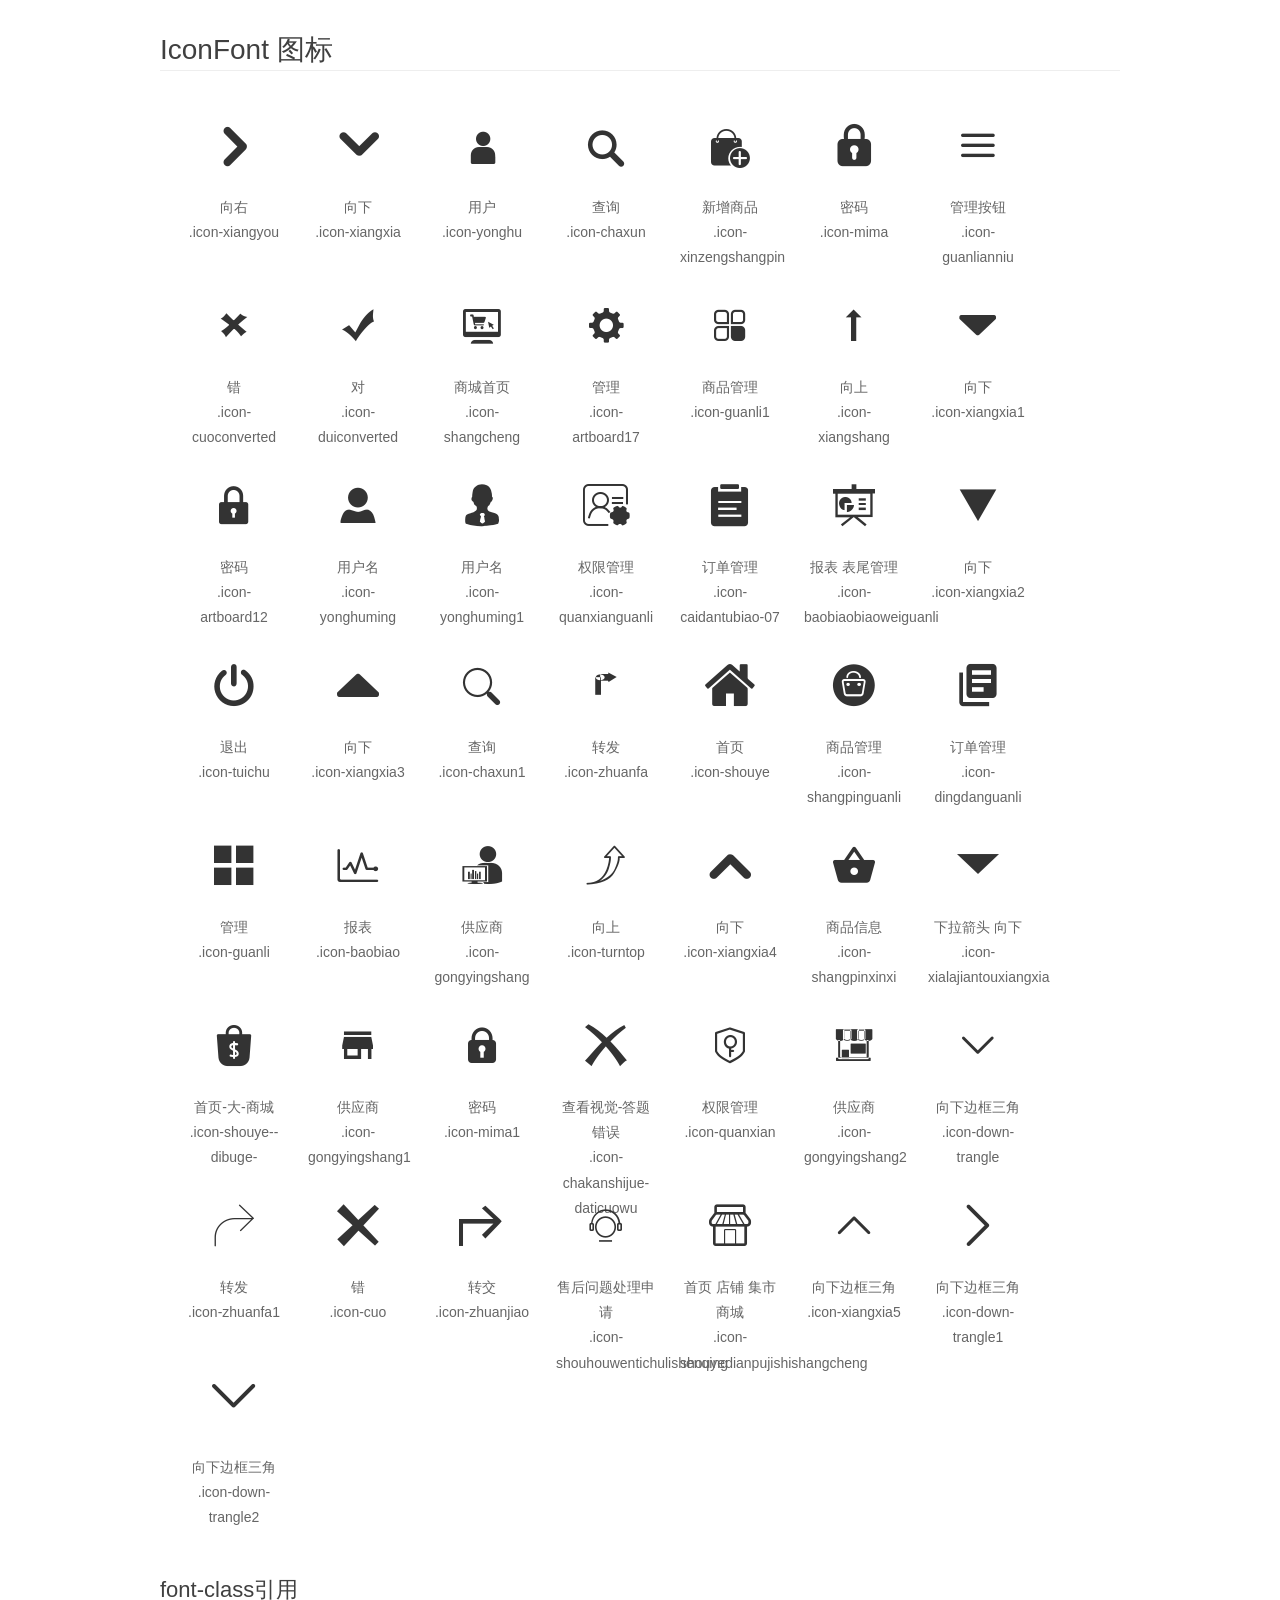
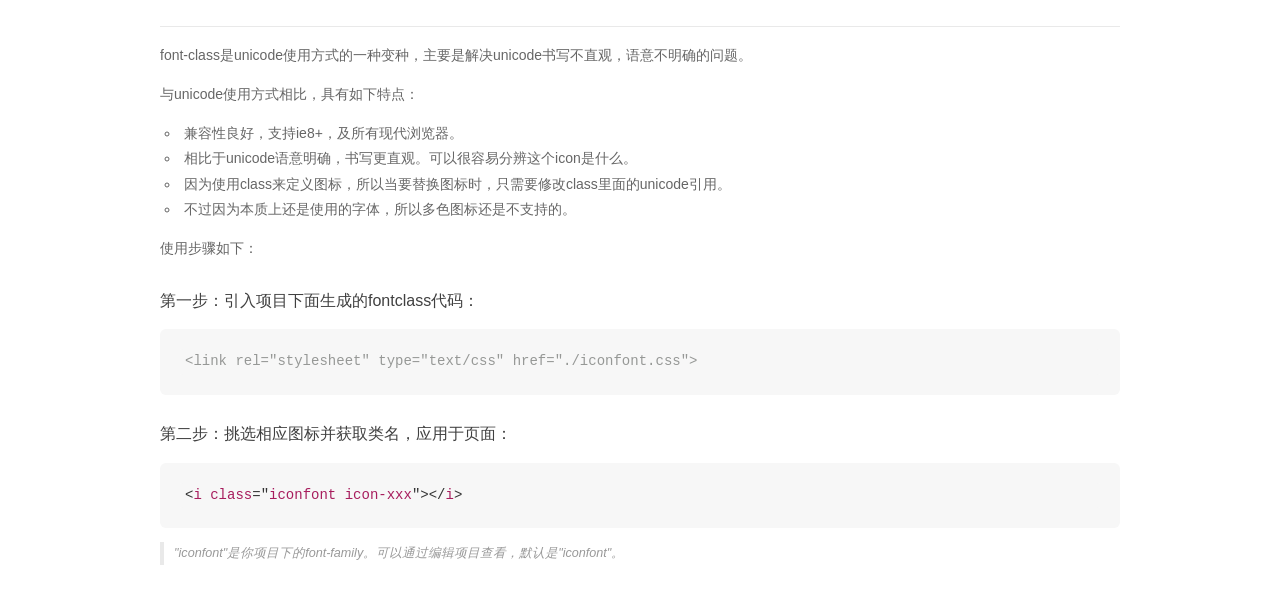
<file: src/main/resources/static/font/demo_fontclass.html>
<!DOCTYPE html>
<html>
<head>
    <meta charset="utf-8"/>
    <title>IconFont</title>
    <link rel="stylesheet" href="demo.css">
    <link rel="stylesheet" href="iconfont.css">
</head>
<body>
    <div class="main markdown">
        <h1>IconFont 图标</h1>
        <ul class="icon_lists clear">
            
                <li>
                <i class="icon iconfont icon-xiangyou"></i>
                    <div class="name">向右</div>
                    <div class="fontclass">.icon-xiangyou</div>
                </li>
            
                <li>
                <i class="icon iconfont icon-xiangxia"></i>
                    <div class="name">向下</div>
                    <div class="fontclass">.icon-xiangxia</div>
                </li>
            
                <li>
                <i class="icon iconfont icon-yonghu"></i>
                    <div class="name">用户</div>
                    <div class="fontclass">.icon-yonghu</div>
                </li>
            
                <li>
                <i class="icon iconfont icon-chaxun"></i>
                    <div class="name">查询</div>
                    <div class="fontclass">.icon-chaxun</div>
                </li>
            
                <li>
                <i class="icon iconfont icon-xinzengshangpin"></i>
                    <div class="name">新增商品</div>
                    <div class="fontclass">.icon-xinzengshangpin</div>
                </li>
            
                <li>
                <i class="icon iconfont icon-mima"></i>
                    <div class="name">密码</div>
                    <div class="fontclass">.icon-mima</div>
                </li>
            
                <li>
                <i class="icon iconfont icon-guanlianniu"></i>
                    <div class="name">管理按钮</div>
                    <div class="fontclass">.icon-guanlianniu</div>
                </li>
            
                <li>
                <i class="icon iconfont icon-cuoconverted"></i>
                    <div class="name">错</div>
                    <div class="fontclass">.icon-cuoconverted</div>
                </li>
            
                <li>
                <i class="icon iconfont icon-duiconverted"></i>
                    <div class="name">对</div>
                    <div class="fontclass">.icon-duiconverted</div>
                </li>
            
                <li>
                <i class="icon iconfont icon-shangcheng"></i>
                    <div class="name">商城首页</div>
                    <div class="fontclass">.icon-shangcheng</div>
                </li>
            
                <li>
                <i class="icon iconfont icon-artboard17"></i>
                    <div class="name">管理</div>
                    <div class="fontclass">.icon-artboard17</div>
                </li>
            
                <li>
                <i class="icon iconfont icon-guanli1"></i>
                    <div class="name">商品管理</div>
                    <div class="fontclass">.icon-guanli1</div>
                </li>
            
                <li>
                <i class="icon iconfont icon-xiangshang"></i>
                    <div class="name">向上</div>
                    <div class="fontclass">.icon-xiangshang</div>
                </li>
            
                <li>
                <i class="icon iconfont icon-xiangxia1"></i>
                    <div class="name">向下</div>
                    <div class="fontclass">.icon-xiangxia1</div>
                </li>
            
                <li>
                <i class="icon iconfont icon-artboard12"></i>
                    <div class="name">密码</div>
                    <div class="fontclass">.icon-artboard12</div>
                </li>
            
                <li>
                <i class="icon iconfont icon-yonghuming"></i>
                    <div class="name">用户名</div>
                    <div class="fontclass">.icon-yonghuming</div>
                </li>
            
                <li>
                <i class="icon iconfont icon-yonghuming1"></i>
                    <div class="name">用户名</div>
                    <div class="fontclass">.icon-yonghuming1</div>
                </li>
            
                <li>
                <i class="icon iconfont icon-quanxianguanli"></i>
                    <div class="name">权限管理</div>
                    <div class="fontclass">.icon-quanxianguanli</div>
                </li>
            
                <li>
                <i class="icon iconfont icon-caidantubiao-07"></i>
                    <div class="name">订单管理</div>
                    <div class="fontclass">.icon-caidantubiao-07</div>
                </li>
            
                <li>
                <i class="icon iconfont icon-baobiaobiaoweiguanli"></i>
                    <div class="name">报表 表尾管理</div>
                    <div class="fontclass">.icon-baobiaobiaoweiguanli</div>
                </li>
            
                <li>
                <i class="icon iconfont icon-xiangxia2"></i>
                    <div class="name">向下</div>
                    <div class="fontclass">.icon-xiangxia2</div>
                </li>
            
                <li>
                <i class="icon iconfont icon-tuichu"></i>
                    <div class="name">退出</div>
                    <div class="fontclass">.icon-tuichu</div>
                </li>
            
                <li>
                <i class="icon iconfont icon-xiangxia3"></i>
                    <div class="name">向下</div>
                    <div class="fontclass">.icon-xiangxia3</div>
                </li>
            
                <li>
                <i class="icon iconfont icon-chaxun1"></i>
                    <div class="name">查询</div>
                    <div class="fontclass">.icon-chaxun1</div>
                </li>
            
                <li>
                <i class="icon iconfont icon-zhuanfa"></i>
                    <div class="name">转发</div>
                    <div class="fontclass">.icon-zhuanfa</div>
                </li>
            
                <li>
                <i class="icon iconfont icon-shouye"></i>
                    <div class="name">首页</div>
                    <div class="fontclass">.icon-shouye</div>
                </li>
            
                <li>
                <i class="icon iconfont icon-shangpinguanli"></i>
                    <div class="name">商品管理</div>
                    <div class="fontclass">.icon-shangpinguanli</div>
                </li>
            
                <li>
                <i class="icon iconfont icon-dingdanguanli"></i>
                    <div class="name">订单管理</div>
                    <div class="fontclass">.icon-dingdanguanli</div>
                </li>
            
                <li>
                <i class="icon iconfont icon-guanli"></i>
                    <div class="name">管理</div>
                    <div class="fontclass">.icon-guanli</div>
                </li>
            
                <li>
                <i class="icon iconfont icon-baobiao"></i>
                    <div class="name">报表</div>
                    <div class="fontclass">.icon-baobiao</div>
                </li>
            
                <li>
                <i class="icon iconfont icon-gongyingshang"></i>
                    <div class="name">供应商</div>
                    <div class="fontclass">.icon-gongyingshang</div>
                </li>
            
                <li>
                <i class="icon iconfont icon-turntop"></i>
                    <div class="name">向上</div>
                    <div class="fontclass">.icon-turntop</div>
                </li>
            
                <li>
                <i class="icon iconfont icon-xiangxia4"></i>
                    <div class="name">向下</div>
                    <div class="fontclass">.icon-xiangxia4</div>
                </li>
            
                <li>
                <i class="icon iconfont icon-shangpinxinxi"></i>
                    <div class="name">商品信息</div>
                    <div class="fontclass">.icon-shangpinxinxi</div>
                </li>
            
                <li>
                <i class="icon iconfont icon-xialajiantouxiangxia"></i>
                    <div class="name">下拉箭头 向下</div>
                    <div class="fontclass">.icon-xialajiantouxiangxia</div>
                </li>
            
                <li>
                <i class="icon iconfont icon-shouye--dibuge-"></i>
                    <div class="name">首页-大-商城</div>
                    <div class="fontclass">.icon-shouye--dibuge-</div>
                </li>
            
                <li>
                <i class="icon iconfont icon-gongyingshang1"></i>
                    <div class="name">供应商</div>
                    <div class="fontclass">.icon-gongyingshang1</div>
                </li>
            
                <li>
                <i class="icon iconfont icon-mima1"></i>
                    <div class="name">密码</div>
                    <div class="fontclass">.icon-mima1</div>
                </li>
            
                <li>
                <i class="icon iconfont icon-chakanshijue-daticuowu"></i>
                    <div class="name">查看视觉-答题错误</div>
                    <div class="fontclass">.icon-chakanshijue-daticuowu</div>
                </li>
            
                <li>
                <i class="icon iconfont icon-quanxian"></i>
                    <div class="name">权限管理</div>
                    <div class="fontclass">.icon-quanxian</div>
                </li>
            
                <li>
                <i class="icon iconfont icon-gongyingshang2"></i>
                    <div class="name">供应商</div>
                    <div class="fontclass">.icon-gongyingshang2</div>
                </li>
            
                <li>
                <i class="icon iconfont icon-down-trangle"></i>
                    <div class="name">向下边框三角</div>
                    <div class="fontclass">.icon-down-trangle</div>
                </li>
            
                <li>
                <i class="icon iconfont icon-zhuanfa1"></i>
                    <div class="name">转发</div>
                    <div class="fontclass">.icon-zhuanfa1</div>
                </li>
            
                <li>
                <i class="icon iconfont icon-cuo"></i>
                    <div class="name">错</div>
                    <div class="fontclass">.icon-cuo</div>
                </li>
            
                <li>
                <i class="icon iconfont icon-zhuanjiao"></i>
                    <div class="name">转交</div>
                    <div class="fontclass">.icon-zhuanjiao</div>
                </li>
            
                <li>
                <i class="icon iconfont icon-shouhouwentichulishenqing"></i>
                    <div class="name">售后问题处理申请</div>
                    <div class="fontclass">.icon-shouhouwentichulishenqing</div>
                </li>
            
                <li>
                <i class="icon iconfont icon-shouyedianpujishishangcheng"></i>
                    <div class="name">首页 店铺 集市 商城</div>
                    <div class="fontclass">.icon-shouyedianpujishishangcheng</div>
                </li>
            
                <li>
                <i class="icon iconfont icon-xiangxia5"></i>
                    <div class="name">向下边框三角</div>
                    <div class="fontclass">.icon-xiangxia5</div>
                </li>
            
                <li>
                <i class="icon iconfont icon-down-trangle1"></i>
                    <div class="name">向下边框三角</div>
                    <div class="fontclass">.icon-down-trangle1</div>
                </li>
            
                <li>
                <i class="icon iconfont icon-down-trangle2"></i>
                    <div class="name">向下边框三角</div>
                    <div class="fontclass">.icon-down-trangle2</div>
                </li>
            
        </ul>

        <h2 id="font-class-">font-class引用</h2>
        <hr>

        <p>font-class是unicode使用方式的一种变种，主要是解决unicode书写不直观，语意不明确的问题。</p>
        <p>与unicode使用方式相比，具有如下特点：</p>
        <ul>
        <li>兼容性良好，支持ie8+，及所有现代浏览器。</li>
        <li>相比于unicode语意明确，书写更直观。可以很容易分辨这个icon是什么。</li>
        <li>因为使用class来定义图标，所以当要替换图标时，只需要修改class里面的unicode引用。</li>
        <li>不过因为本质上还是使用的字体，所以多色图标还是不支持的。</li>
        </ul>
        <p>使用步骤如下：</p>
        <h3 id="-fontclass-">第一步：引入项目下面生成的fontclass代码：</h3>


        <pre><code class="lang-js hljs javascript"><span class="hljs-comment">&lt;link rel="stylesheet" type="text/css" href="./iconfont.css"&gt;</span></code></pre>
        <h3 id="-">第二步：挑选相应图标并获取类名，应用于页面：</h3>
        <pre><code class="lang-css hljs">&lt;<span class="hljs-selector-tag">i</span> <span class="hljs-selector-tag">class</span>="<span class="hljs-selector-tag">iconfont</span> <span class="hljs-selector-tag">icon-xxx</span>"&gt;&lt;/<span class="hljs-selector-tag">i</span>&gt;</code></pre>
        <blockquote>
        <p>"iconfont"是你项目下的font-family。可以通过编辑项目查看，默认是"iconfont"。</p>
        </blockquote>
    </div>
</body>
</html>
</file>
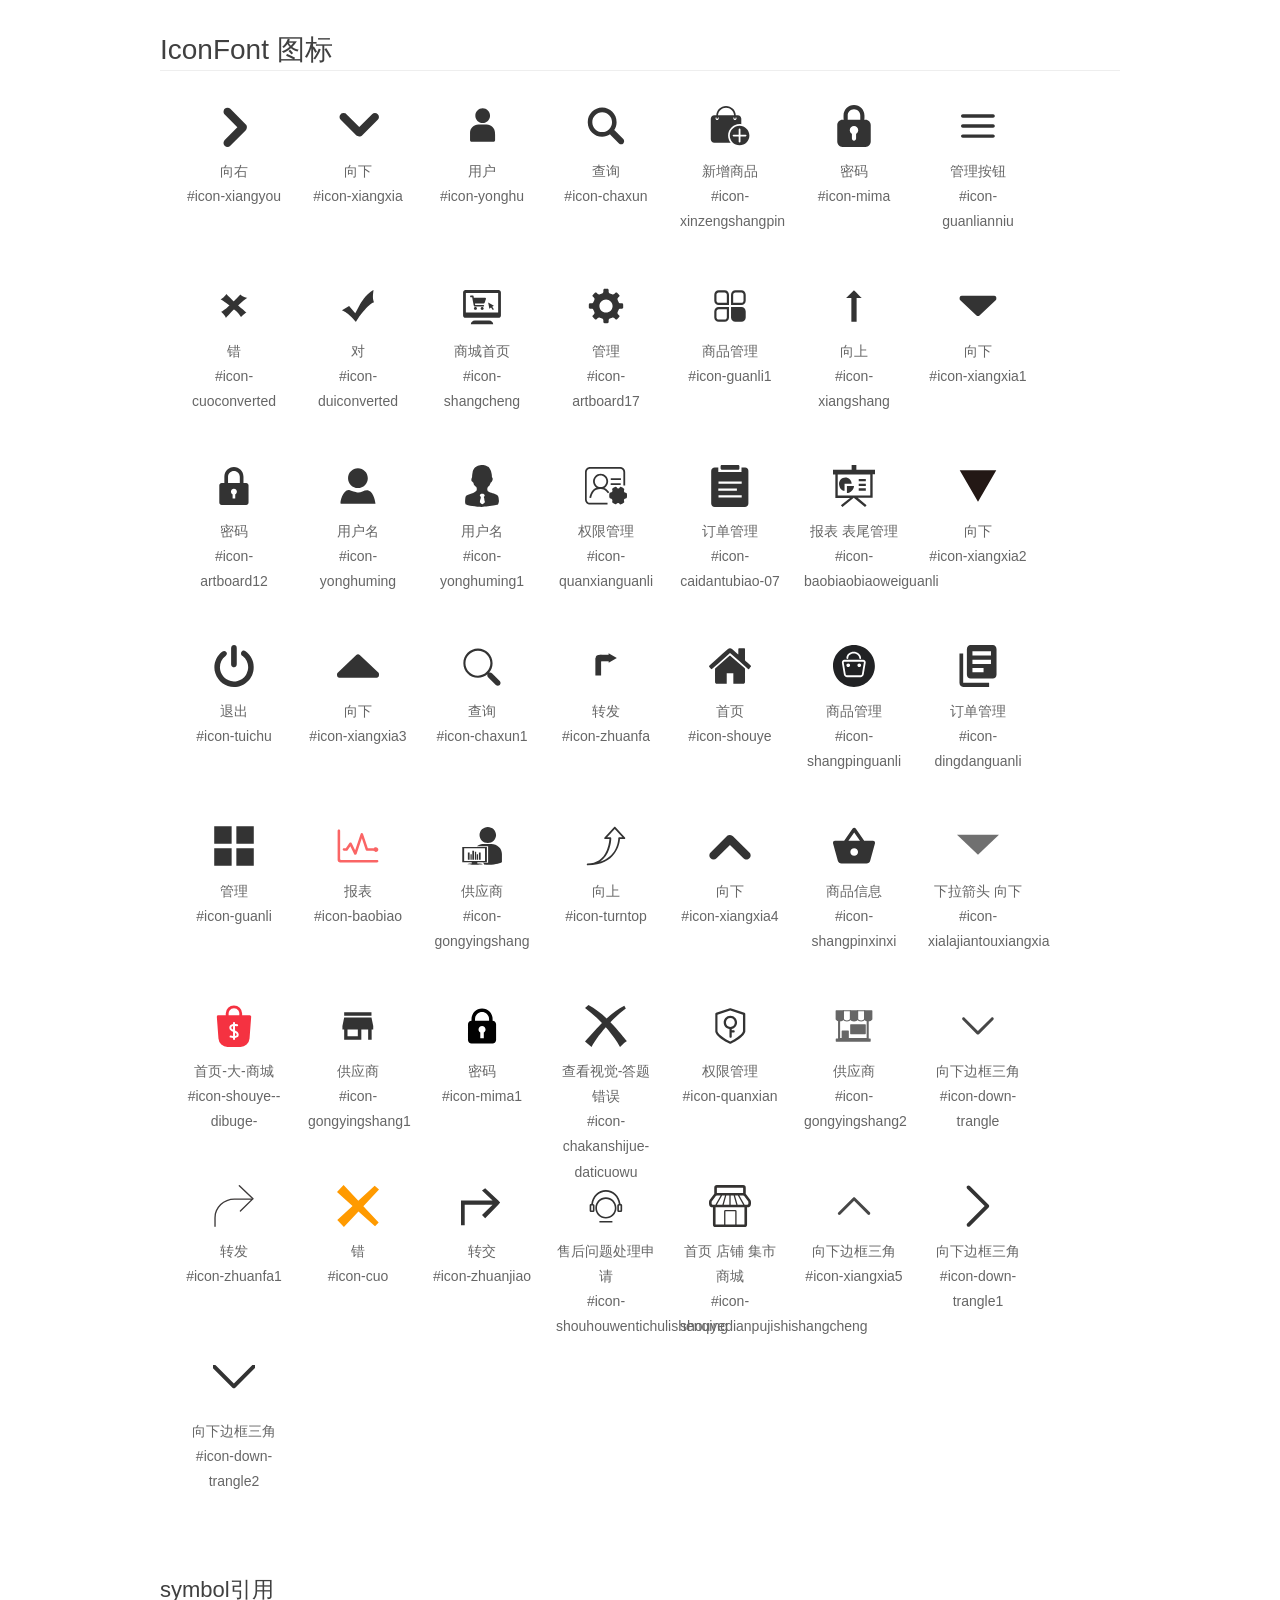
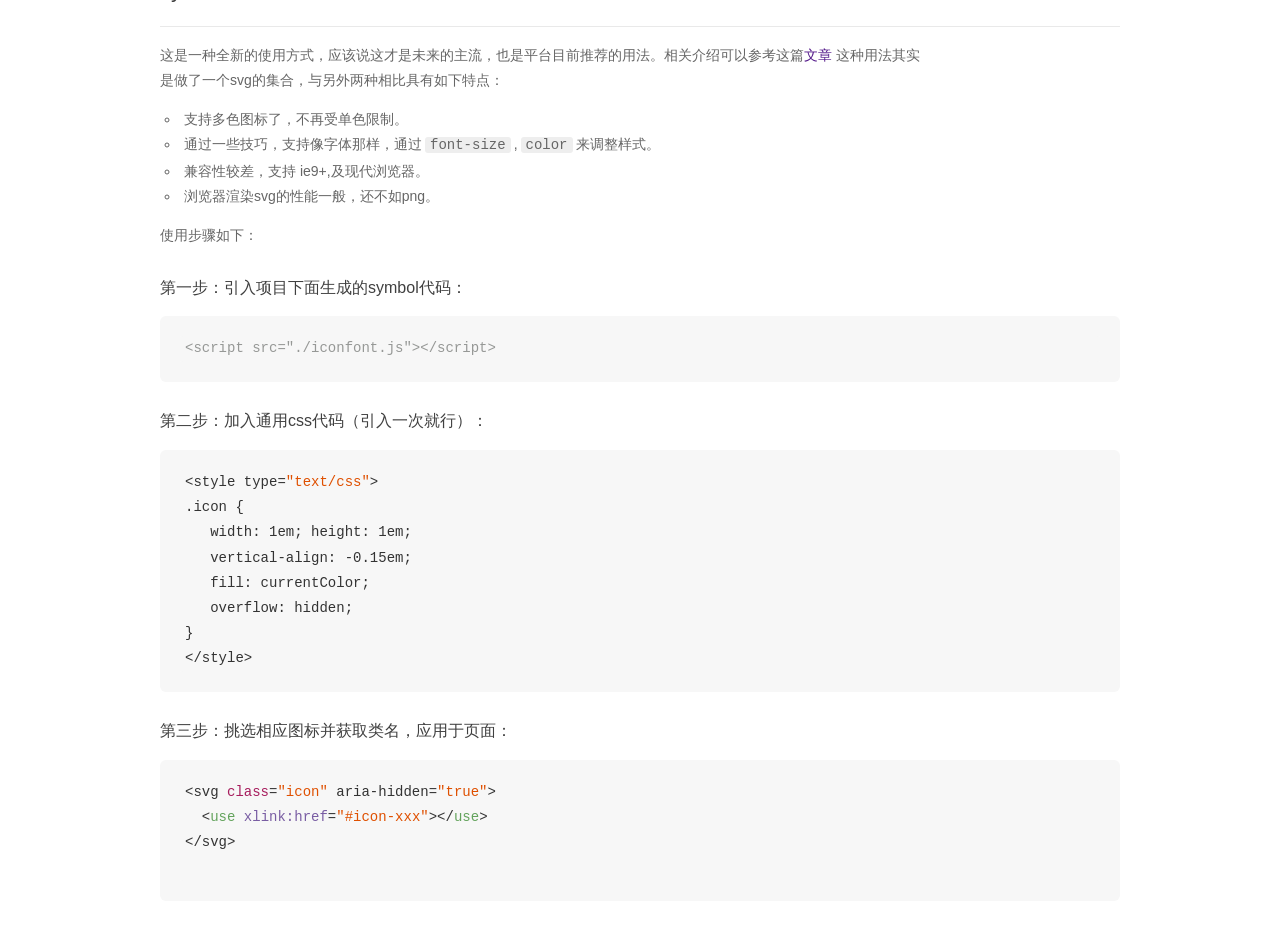
<file: src/main/resources/static/font/demo_symbol.html>
<!DOCTYPE html>
<html>
<head>
    <meta charset="utf-8"/>
    <title>IconFont</title>
    <link rel="stylesheet" href="demo.css">
    <script src="iconfont.js"></script>

    <style type="text/css">
        .icon {
          /* 通过设置 font-size 来改变图标大小 */
          width: 1em; height: 1em;
          /* 图标和文字相邻时，垂直对齐 */
          vertical-align: -0.15em;
          /* 通过设置 color 来改变 SVG 的颜色/fill */
          fill: currentColor;
          /* path 和 stroke 溢出 viewBox 部分在 IE 下会显示
             normalize.css 中也包含这行 */
          overflow: hidden;
        }

    </style>
</head>
<body>
    <div class="main markdown">
        <h1>IconFont 图标</h1>
        <ul class="icon_lists clear">
            
                <li>
                    <svg class="icon" aria-hidden="true">
                        <use xlink:href="#icon-xiangyou"></use>
                    </svg>
                    <div class="name">向右</div>
                    <div class="fontclass">#icon-xiangyou</div>
                </li>
            
                <li>
                    <svg class="icon" aria-hidden="true">
                        <use xlink:href="#icon-xiangxia"></use>
                    </svg>
                    <div class="name">向下</div>
                    <div class="fontclass">#icon-xiangxia</div>
                </li>
            
                <li>
                    <svg class="icon" aria-hidden="true">
                        <use xlink:href="#icon-yonghu"></use>
                    </svg>
                    <div class="name">用户</div>
                    <div class="fontclass">#icon-yonghu</div>
                </li>
            
                <li>
                    <svg class="icon" aria-hidden="true">
                        <use xlink:href="#icon-chaxun"></use>
                    </svg>
                    <div class="name">查询</div>
                    <div class="fontclass">#icon-chaxun</div>
                </li>
            
                <li>
                    <svg class="icon" aria-hidden="true">
                        <use xlink:href="#icon-xinzengshangpin"></use>
                    </svg>
                    <div class="name">新增商品</div>
                    <div class="fontclass">#icon-xinzengshangpin</div>
                </li>
            
                <li>
                    <svg class="icon" aria-hidden="true">
                        <use xlink:href="#icon-mima"></use>
                    </svg>
                    <div class="name">密码</div>
                    <div class="fontclass">#icon-mima</div>
                </li>
            
                <li>
                    <svg class="icon" aria-hidden="true">
                        <use xlink:href="#icon-guanlianniu"></use>
                    </svg>
                    <div class="name">管理按钮</div>
                    <div class="fontclass">#icon-guanlianniu</div>
                </li>
            
                <li>
                    <svg class="icon" aria-hidden="true">
                        <use xlink:href="#icon-cuoconverted"></use>
                    </svg>
                    <div class="name">错</div>
                    <div class="fontclass">#icon-cuoconverted</div>
                </li>
            
                <li>
                    <svg class="icon" aria-hidden="true">
                        <use xlink:href="#icon-duiconverted"></use>
                    </svg>
                    <div class="name">对</div>
                    <div class="fontclass">#icon-duiconverted</div>
                </li>
            
                <li>
                    <svg class="icon" aria-hidden="true">
                        <use xlink:href="#icon-shangcheng"></use>
                    </svg>
                    <div class="name">商城首页</div>
                    <div class="fontclass">#icon-shangcheng</div>
                </li>
            
                <li>
                    <svg class="icon" aria-hidden="true">
                        <use xlink:href="#icon-artboard17"></use>
                    </svg>
                    <div class="name">管理</div>
                    <div class="fontclass">#icon-artboard17</div>
                </li>
            
                <li>
                    <svg class="icon" aria-hidden="true">
                        <use xlink:href="#icon-guanli1"></use>
                    </svg>
                    <div class="name">商品管理</div>
                    <div class="fontclass">#icon-guanli1</div>
                </li>
            
                <li>
                    <svg class="icon" aria-hidden="true">
                        <use xlink:href="#icon-xiangshang"></use>
                    </svg>
                    <div class="name">向上</div>
                    <div class="fontclass">#icon-xiangshang</div>
                </li>
            
                <li>
                    <svg class="icon" aria-hidden="true">
                        <use xlink:href="#icon-xiangxia1"></use>
                    </svg>
                    <div class="name">向下</div>
                    <div class="fontclass">#icon-xiangxia1</div>
                </li>
            
                <li>
                    <svg class="icon" aria-hidden="true">
                        <use xlink:href="#icon-artboard12"></use>
                    </svg>
                    <div class="name">密码</div>
                    <div class="fontclass">#icon-artboard12</div>
                </li>
            
                <li>
                    <svg class="icon" aria-hidden="true">
                        <use xlink:href="#icon-yonghuming"></use>
                    </svg>
                    <div class="name">用户名</div>
                    <div class="fontclass">#icon-yonghuming</div>
                </li>
            
                <li>
                    <svg class="icon" aria-hidden="true">
                        <use xlink:href="#icon-yonghuming1"></use>
                    </svg>
                    <div class="name">用户名</div>
                    <div class="fontclass">#icon-yonghuming1</div>
                </li>
            
                <li>
                    <svg class="icon" aria-hidden="true">
                        <use xlink:href="#icon-quanxianguanli"></use>
                    </svg>
                    <div class="name">权限管理</div>
                    <div class="fontclass">#icon-quanxianguanli</div>
                </li>
            
                <li>
                    <svg class="icon" aria-hidden="true">
                        <use xlink:href="#icon-caidantubiao-07"></use>
                    </svg>
                    <div class="name">订单管理</div>
                    <div class="fontclass">#icon-caidantubiao-07</div>
                </li>
            
                <li>
                    <svg class="icon" aria-hidden="true">
                        <use xlink:href="#icon-baobiaobiaoweiguanli"></use>
                    </svg>
                    <div class="name">报表 表尾管理</div>
                    <div class="fontclass">#icon-baobiaobiaoweiguanli</div>
                </li>
            
                <li>
                    <svg class="icon" aria-hidden="true">
                        <use xlink:href="#icon-xiangxia2"></use>
                    </svg>
                    <div class="name">向下</div>
                    <div class="fontclass">#icon-xiangxia2</div>
                </li>
            
                <li>
                    <svg class="icon" aria-hidden="true">
                        <use xlink:href="#icon-tuichu"></use>
                    </svg>
                    <div class="name">退出</div>
                    <div class="fontclass">#icon-tuichu</div>
                </li>
            
                <li>
                    <svg class="icon" aria-hidden="true">
                        <use xlink:href="#icon-xiangxia3"></use>
                    </svg>
                    <div class="name">向下</div>
                    <div class="fontclass">#icon-xiangxia3</div>
                </li>
            
                <li>
                    <svg class="icon" aria-hidden="true">
                        <use xlink:href="#icon-chaxun1"></use>
                    </svg>
                    <div class="name">查询</div>
                    <div class="fontclass">#icon-chaxun1</div>
                </li>
            
                <li>
                    <svg class="icon" aria-hidden="true">
                        <use xlink:href="#icon-zhuanfa"></use>
                    </svg>
                    <div class="name">转发</div>
                    <div class="fontclass">#icon-zhuanfa</div>
                </li>
            
                <li>
                    <svg class="icon" aria-hidden="true">
                        <use xlink:href="#icon-shouye"></use>
                    </svg>
                    <div class="name">首页</div>
                    <div class="fontclass">#icon-shouye</div>
                </li>
            
                <li>
                    <svg class="icon" aria-hidden="true">
                        <use xlink:href="#icon-shangpinguanli"></use>
                    </svg>
                    <div class="name">商品管理</div>
                    <div class="fontclass">#icon-shangpinguanli</div>
                </li>
            
                <li>
                    <svg class="icon" aria-hidden="true">
                        <use xlink:href="#icon-dingdanguanli"></use>
                    </svg>
                    <div class="name">订单管理</div>
                    <div class="fontclass">#icon-dingdanguanli</div>
                </li>
            
                <li>
                    <svg class="icon" aria-hidden="true">
                        <use xlink:href="#icon-guanli"></use>
                    </svg>
                    <div class="name">管理</div>
                    <div class="fontclass">#icon-guanli</div>
                </li>
            
                <li>
                    <svg class="icon" aria-hidden="true">
                        <use xlink:href="#icon-baobiao"></use>
                    </svg>
                    <div class="name">报表</div>
                    <div class="fontclass">#icon-baobiao</div>
                </li>
            
                <li>
                    <svg class="icon" aria-hidden="true">
                        <use xlink:href="#icon-gongyingshang"></use>
                    </svg>
                    <div class="name">供应商</div>
                    <div class="fontclass">#icon-gongyingshang</div>
                </li>
            
                <li>
                    <svg class="icon" aria-hidden="true">
                        <use xlink:href="#icon-turntop"></use>
                    </svg>
                    <div class="name">向上</div>
                    <div class="fontclass">#icon-turntop</div>
                </li>
            
                <li>
                    <svg class="icon" aria-hidden="true">
                        <use xlink:href="#icon-xiangxia4"></use>
                    </svg>
                    <div class="name">向下</div>
                    <div class="fontclass">#icon-xiangxia4</div>
                </li>
            
                <li>
                    <svg class="icon" aria-hidden="true">
                        <use xlink:href="#icon-shangpinxinxi"></use>
                    </svg>
                    <div class="name">商品信息</div>
                    <div class="fontclass">#icon-shangpinxinxi</div>
                </li>
            
                <li>
                    <svg class="icon" aria-hidden="true">
                        <use xlink:href="#icon-xialajiantouxiangxia"></use>
                    </svg>
                    <div class="name">下拉箭头 向下</div>
                    <div class="fontclass">#icon-xialajiantouxiangxia</div>
                </li>
            
                <li>
                    <svg class="icon" aria-hidden="true">
                        <use xlink:href="#icon-shouye--dibuge-"></use>
                    </svg>
                    <div class="name">首页-大-商城</div>
                    <div class="fontclass">#icon-shouye--dibuge-</div>
                </li>
            
                <li>
                    <svg class="icon" aria-hidden="true">
                        <use xlink:href="#icon-gongyingshang1"></use>
                    </svg>
                    <div class="name">供应商</div>
                    <div class="fontclass">#icon-gongyingshang1</div>
                </li>
            
                <li>
                    <svg class="icon" aria-hidden="true">
                        <use xlink:href="#icon-mima1"></use>
                    </svg>
                    <div class="name">密码</div>
                    <div class="fontclass">#icon-mima1</div>
                </li>
            
                <li>
                    <svg class="icon" aria-hidden="true">
                        <use xlink:href="#icon-chakanshijue-daticuowu"></use>
                    </svg>
                    <div class="name">查看视觉-答题错误</div>
                    <div class="fontclass">#icon-chakanshijue-daticuowu</div>
                </li>
            
                <li>
                    <svg class="icon" aria-hidden="true">
                        <use xlink:href="#icon-quanxian"></use>
                    </svg>
                    <div class="name">权限管理</div>
                    <div class="fontclass">#icon-quanxian</div>
                </li>
            
                <li>
                    <svg class="icon" aria-hidden="true">
                        <use xlink:href="#icon-gongyingshang2"></use>
                    </svg>
                    <div class="name">供应商</div>
                    <div class="fontclass">#icon-gongyingshang2</div>
                </li>
            
                <li>
                    <svg class="icon" aria-hidden="true">
                        <use xlink:href="#icon-down-trangle"></use>
                    </svg>
                    <div class="name">向下边框三角</div>
                    <div class="fontclass">#icon-down-trangle</div>
                </li>
            
                <li>
                    <svg class="icon" aria-hidden="true">
                        <use xlink:href="#icon-zhuanfa1"></use>
                    </svg>
                    <div class="name">转发</div>
                    <div class="fontclass">#icon-zhuanfa1</div>
                </li>
            
                <li>
                    <svg class="icon" aria-hidden="true">
                        <use xlink:href="#icon-cuo"></use>
                    </svg>
                    <div class="name">错</div>
                    <div class="fontclass">#icon-cuo</div>
                </li>
            
                <li>
                    <svg class="icon" aria-hidden="true">
                        <use xlink:href="#icon-zhuanjiao"></use>
                    </svg>
                    <div class="name">转交</div>
                    <div class="fontclass">#icon-zhuanjiao</div>
                </li>
            
                <li>
                    <svg class="icon" aria-hidden="true">
                        <use xlink:href="#icon-shouhouwentichulishenqing"></use>
                    </svg>
                    <div class="name">售后问题处理申请</div>
                    <div class="fontclass">#icon-shouhouwentichulishenqing</div>
                </li>
            
                <li>
                    <svg class="icon" aria-hidden="true">
                        <use xlink:href="#icon-shouyedianpujishishangcheng"></use>
                    </svg>
                    <div class="name">首页 店铺 集市 商城</div>
                    <div class="fontclass">#icon-shouyedianpujishishangcheng</div>
                </li>
            
                <li>
                    <svg class="icon" aria-hidden="true">
                        <use xlink:href="#icon-xiangxia5"></use>
                    </svg>
                    <div class="name">向下边框三角</div>
                    <div class="fontclass">#icon-xiangxia5</div>
                </li>
            
                <li>
                    <svg class="icon" aria-hidden="true">
                        <use xlink:href="#icon-down-trangle1"></use>
                    </svg>
                    <div class="name">向下边框三角</div>
                    <div class="fontclass">#icon-down-trangle1</div>
                </li>
            
                <li>
                    <svg class="icon" aria-hidden="true">
                        <use xlink:href="#icon-down-trangle2"></use>
                    </svg>
                    <div class="name">向下边框三角</div>
                    <div class="fontclass">#icon-down-trangle2</div>
                </li>
            
        </ul>


        <h2 id="symbol-">symbol引用</h2>
        <hr>

        <p>这是一种全新的使用方式，应该说这才是未来的主流，也是平台目前推荐的用法。相关介绍可以参考这篇<a href="">文章</a>
        这种用法其实是做了一个svg的集合，与另外两种相比具有如下特点：</p>
        <ul>
          <li>支持多色图标了，不再受单色限制。</li>
          <li>通过一些技巧，支持像字体那样，通过<code>font-size</code>,<code>color</code>来调整样式。</li>
          <li>兼容性较差，支持 ie9+,及现代浏览器。</li>
          <li>浏览器渲染svg的性能一般，还不如png。</li>
        </ul>
        <p>使用步骤如下：</p>
        <h3 id="-symbol-">第一步：引入项目下面生成的symbol代码：</h3>
        <pre><code class="lang-js hljs javascript"><span class="hljs-comment">&lt;script src="./iconfont.js"&gt;&lt;/script&gt;</span></code></pre>
        <h3 id="-css-">第二步：加入通用css代码（引入一次就行）：</h3>
        <pre><code class="lang-js hljs javascript">&lt;style type=<span class="hljs-string">"text/css"</span>&gt;
.icon {
   width: <span class="hljs-number">1</span>em; height: <span class="hljs-number">1</span>em;
   vertical-align: <span class="hljs-number">-0.15</span>em;
   fill: currentColor;
   overflow: hidden;
}
&lt;<span class="hljs-regexp">/style&gt;</span></code></pre>
        <h3 id="-">第三步：挑选相应图标并获取类名，应用于页面：</h3>
        <pre><code class="lang-js hljs javascript">&lt;svg <span class="hljs-class"><span class="hljs-keyword">class</span></span>=<span class="hljs-string">"icon"</span> aria-hidden=<span class="hljs-string">"true"</span>&gt;<span class="xml"><span class="hljs-tag">
  &lt;<span class="hljs-name">use</span> <span class="hljs-attr">xlink:href</span>=<span class="hljs-string">"#icon-xxx"</span>&gt;</span><span class="hljs-tag">&lt;/<span class="hljs-name">use</span>&gt;</span>
</span>&lt;<span class="hljs-regexp">/svg&gt;
        </span></code></pre>
    </div>
</body>
</html>
</file>
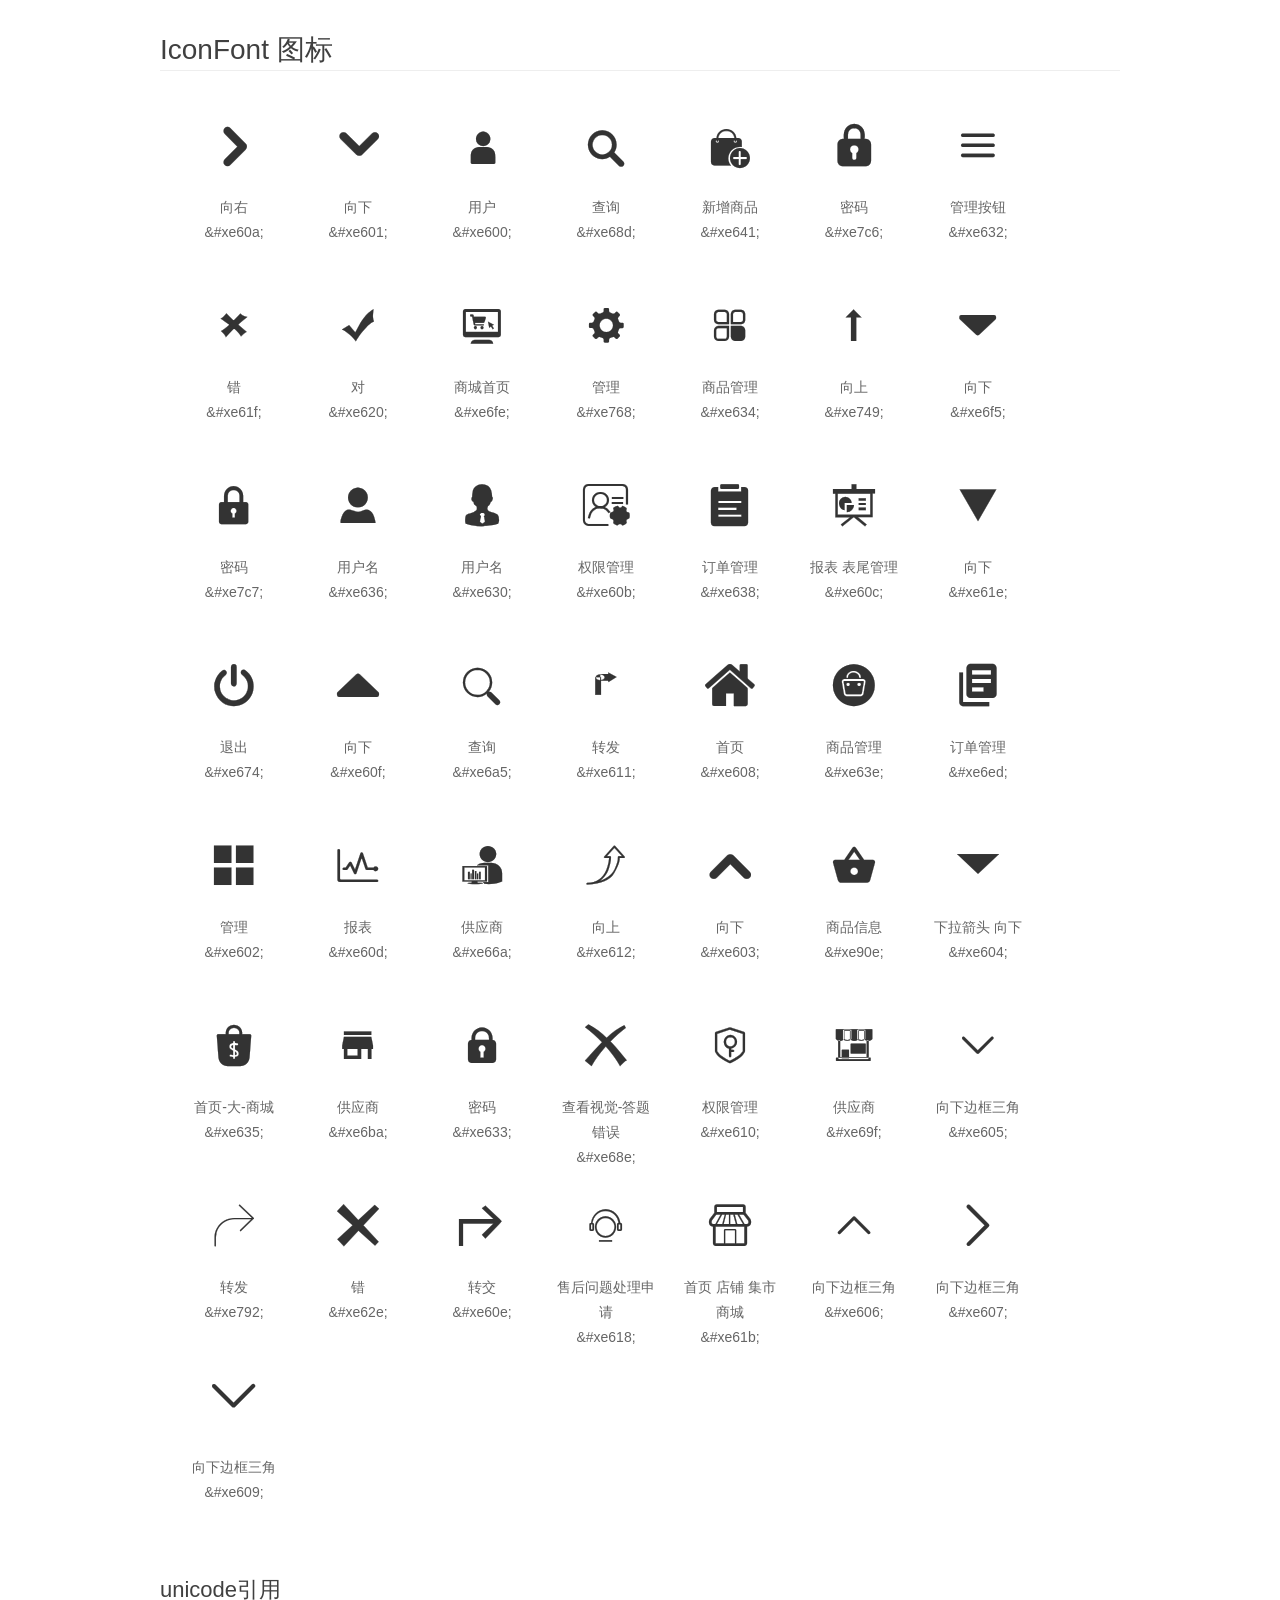
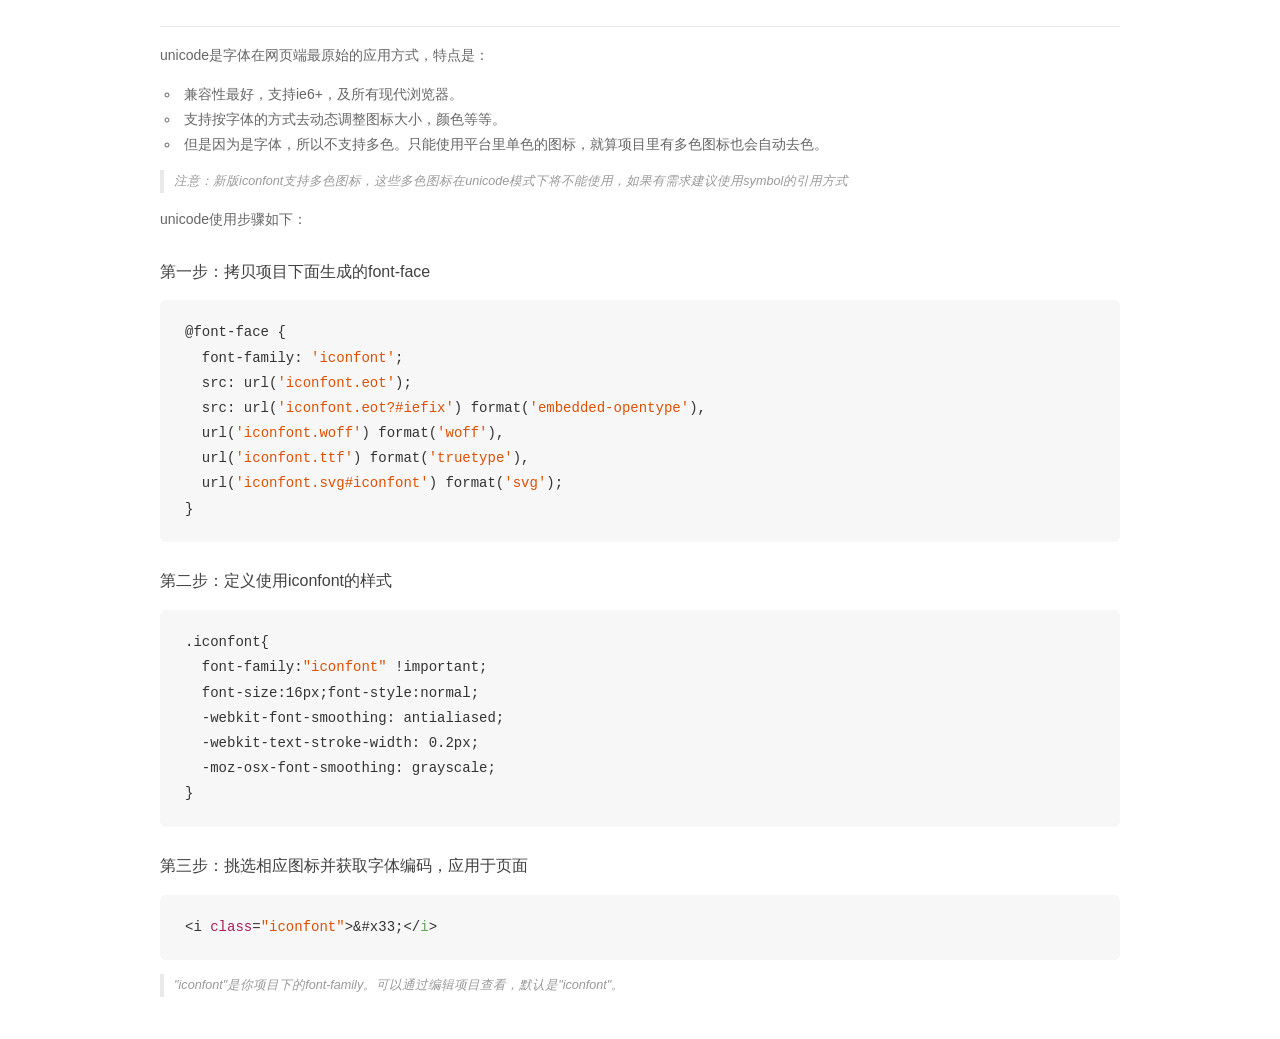
<file: src/main/resources/static/font/demo_unicode.html>
<!DOCTYPE html>
<html>
<head>
    <meta charset="utf-8"/>
    <title>IconFont</title>
    <link rel="stylesheet" href="demo.css">

    <style type="text/css">

        @font-face {font-family: "iconfont";
          src: url('iconfont.eot'); /* IE9*/
          src: url('iconfont.eot#iefix') format('embedded-opentype'), /* IE6-IE8 */
          url('iconfont.woff') format('woff'), /* chrome, firefox */
          url('iconfont.ttf') format('truetype'), /* chrome, firefox, opera, Safari, Android, iOS 4.2+*/
          url('iconfont.svg#iconfont') format('svg'); /* iOS 4.1- */
        }

        .iconfont {
          font-family:"iconfont" !important;
          font-size:16px;
          font-style:normal;
          -webkit-font-smoothing: antialiased;
          -webkit-text-stroke-width: 0.2px;
          -moz-osx-font-smoothing: grayscale;
        }

    </style>
</head>
<body>
    <div class="main markdown">
        <h1>IconFont 图标</h1>
        <ul class="icon_lists clear">
            
                <li>
                <i class="icon iconfont">&#xe60a;</i>
                    <div class="name">向右</div>
                    <div class="code">&amp;#xe60a;</div>
                </li>
            
                <li>
                <i class="icon iconfont">&#xe601;</i>
                    <div class="name">向下</div>
                    <div class="code">&amp;#xe601;</div>
                </li>
            
                <li>
                <i class="icon iconfont">&#xe600;</i>
                    <div class="name">用户</div>
                    <div class="code">&amp;#xe600;</div>
                </li>
            
                <li>
                <i class="icon iconfont">&#xe68d;</i>
                    <div class="name">查询</div>
                    <div class="code">&amp;#xe68d;</div>
                </li>
            
                <li>
                <i class="icon iconfont">&#xe641;</i>
                    <div class="name">新增商品</div>
                    <div class="code">&amp;#xe641;</div>
                </li>
            
                <li>
                <i class="icon iconfont">&#xe7c6;</i>
                    <div class="name">密码</div>
                    <div class="code">&amp;#xe7c6;</div>
                </li>
            
                <li>
                <i class="icon iconfont">&#xe632;</i>
                    <div class="name">管理按钮</div>
                    <div class="code">&amp;#xe632;</div>
                </li>
            
                <li>
                <i class="icon iconfont">&#xe61f;</i>
                    <div class="name">错</div>
                    <div class="code">&amp;#xe61f;</div>
                </li>
            
                <li>
                <i class="icon iconfont">&#xe620;</i>
                    <div class="name">对</div>
                    <div class="code">&amp;#xe620;</div>
                </li>
            
                <li>
                <i class="icon iconfont">&#xe6fe;</i>
                    <div class="name">商城首页</div>
                    <div class="code">&amp;#xe6fe;</div>
                </li>
            
                <li>
                <i class="icon iconfont">&#xe768;</i>
                    <div class="name">管理</div>
                    <div class="code">&amp;#xe768;</div>
                </li>
            
                <li>
                <i class="icon iconfont">&#xe634;</i>
                    <div class="name">商品管理</div>
                    <div class="code">&amp;#xe634;</div>
                </li>
            
                <li>
                <i class="icon iconfont">&#xe749;</i>
                    <div class="name">向上</div>
                    <div class="code">&amp;#xe749;</div>
                </li>
            
                <li>
                <i class="icon iconfont">&#xe6f5;</i>
                    <div class="name">向下</div>
                    <div class="code">&amp;#xe6f5;</div>
                </li>
            
                <li>
                <i class="icon iconfont">&#xe7c7;</i>
                    <div class="name">密码</div>
                    <div class="code">&amp;#xe7c7;</div>
                </li>
            
                <li>
                <i class="icon iconfont">&#xe636;</i>
                    <div class="name">用户名</div>
                    <div class="code">&amp;#xe636;</div>
                </li>
            
                <li>
                <i class="icon iconfont">&#xe630;</i>
                    <div class="name">用户名</div>
                    <div class="code">&amp;#xe630;</div>
                </li>
            
                <li>
                <i class="icon iconfont">&#xe60b;</i>
                    <div class="name">权限管理</div>
                    <div class="code">&amp;#xe60b;</div>
                </li>
            
                <li>
                <i class="icon iconfont">&#xe638;</i>
                    <div class="name">订单管理</div>
                    <div class="code">&amp;#xe638;</div>
                </li>
            
                <li>
                <i class="icon iconfont">&#xe60c;</i>
                    <div class="name">报表 表尾管理</div>
                    <div class="code">&amp;#xe60c;</div>
                </li>
            
                <li>
                <i class="icon iconfont">&#xe61e;</i>
                    <div class="name">向下</div>
                    <div class="code">&amp;#xe61e;</div>
                </li>
            
                <li>
                <i class="icon iconfont">&#xe674;</i>
                    <div class="name">退出</div>
                    <div class="code">&amp;#xe674;</div>
                </li>
            
                <li>
                <i class="icon iconfont">&#xe60f;</i>
                    <div class="name">向下</div>
                    <div class="code">&amp;#xe60f;</div>
                </li>
            
                <li>
                <i class="icon iconfont">&#xe6a5;</i>
                    <div class="name">查询</div>
                    <div class="code">&amp;#xe6a5;</div>
                </li>
            
                <li>
                <i class="icon iconfont">&#xe611;</i>
                    <div class="name">转发</div>
                    <div class="code">&amp;#xe611;</div>
                </li>
            
                <li>
                <i class="icon iconfont">&#xe608;</i>
                    <div class="name">首页</div>
                    <div class="code">&amp;#xe608;</div>
                </li>
            
                <li>
                <i class="icon iconfont">&#xe63e;</i>
                    <div class="name">商品管理</div>
                    <div class="code">&amp;#xe63e;</div>
                </li>
            
                <li>
                <i class="icon iconfont">&#xe6ed;</i>
                    <div class="name">订单管理</div>
                    <div class="code">&amp;#xe6ed;</div>
                </li>
            
                <li>
                <i class="icon iconfont">&#xe602;</i>
                    <div class="name">管理</div>
                    <div class="code">&amp;#xe602;</div>
                </li>
            
                <li>
                <i class="icon iconfont">&#xe60d;</i>
                    <div class="name">报表</div>
                    <div class="code">&amp;#xe60d;</div>
                </li>
            
                <li>
                <i class="icon iconfont">&#xe66a;</i>
                    <div class="name">供应商</div>
                    <div class="code">&amp;#xe66a;</div>
                </li>
            
                <li>
                <i class="icon iconfont">&#xe612;</i>
                    <div class="name">向上</div>
                    <div class="code">&amp;#xe612;</div>
                </li>
            
                <li>
                <i class="icon iconfont">&#xe603;</i>
                    <div class="name">向下</div>
                    <div class="code">&amp;#xe603;</div>
                </li>
            
                <li>
                <i class="icon iconfont">&#xe90e;</i>
                    <div class="name">商品信息</div>
                    <div class="code">&amp;#xe90e;</div>
                </li>
            
                <li>
                <i class="icon iconfont">&#xe604;</i>
                    <div class="name">下拉箭头 向下</div>
                    <div class="code">&amp;#xe604;</div>
                </li>
            
                <li>
                <i class="icon iconfont">&#xe635;</i>
                    <div class="name">首页-大-商城</div>
                    <div class="code">&amp;#xe635;</div>
                </li>
            
                <li>
                <i class="icon iconfont">&#xe6ba;</i>
                    <div class="name">供应商</div>
                    <div class="code">&amp;#xe6ba;</div>
                </li>
            
                <li>
                <i class="icon iconfont">&#xe633;</i>
                    <div class="name">密码</div>
                    <div class="code">&amp;#xe633;</div>
                </li>
            
                <li>
                <i class="icon iconfont">&#xe68e;</i>
                    <div class="name">查看视觉-答题错误</div>
                    <div class="code">&amp;#xe68e;</div>
                </li>
            
                <li>
                <i class="icon iconfont">&#xe610;</i>
                    <div class="name">权限管理</div>
                    <div class="code">&amp;#xe610;</div>
                </li>
            
                <li>
                <i class="icon iconfont">&#xe69f;</i>
                    <div class="name">供应商</div>
                    <div class="code">&amp;#xe69f;</div>
                </li>
            
                <li>
                <i class="icon iconfont">&#xe605;</i>
                    <div class="name">向下边框三角</div>
                    <div class="code">&amp;#xe605;</div>
                </li>
            
                <li>
                <i class="icon iconfont">&#xe792;</i>
                    <div class="name">转发</div>
                    <div class="code">&amp;#xe792;</div>
                </li>
            
                <li>
                <i class="icon iconfont">&#xe62e;</i>
                    <div class="name">错</div>
                    <div class="code">&amp;#xe62e;</div>
                </li>
            
                <li>
                <i class="icon iconfont">&#xe60e;</i>
                    <div class="name">转交</div>
                    <div class="code">&amp;#xe60e;</div>
                </li>
            
                <li>
                <i class="icon iconfont">&#xe618;</i>
                    <div class="name">售后问题处理申请</div>
                    <div class="code">&amp;#xe618;</div>
                </li>
            
                <li>
                <i class="icon iconfont">&#xe61b;</i>
                    <div class="name">首页 店铺 集市 商城</div>
                    <div class="code">&amp;#xe61b;</div>
                </li>
            
                <li>
                <i class="icon iconfont">&#xe606;</i>
                    <div class="name">向下边框三角</div>
                    <div class="code">&amp;#xe606;</div>
                </li>
            
                <li>
                <i class="icon iconfont">&#xe607;</i>
                    <div class="name">向下边框三角</div>
                    <div class="code">&amp;#xe607;</div>
                </li>
            
                <li>
                <i class="icon iconfont">&#xe609;</i>
                    <div class="name">向下边框三角</div>
                    <div class="code">&amp;#xe609;</div>
                </li>
            
        </ul>
        <h2 id="unicode-">unicode引用</h2>
        <hr>

        <p>unicode是字体在网页端最原始的应用方式，特点是：</p>
        <ul>
        <li>兼容性最好，支持ie6+，及所有现代浏览器。</li>
        <li>支持按字体的方式去动态调整图标大小，颜色等等。</li>
        <li>但是因为是字体，所以不支持多色。只能使用平台里单色的图标，就算项目里有多色图标也会自动去色。</li>
        </ul>
        <blockquote>
        <p>注意：新版iconfont支持多色图标，这些多色图标在unicode模式下将不能使用，如果有需求建议使用symbol的引用方式</p>
        </blockquote>
        <p>unicode使用步骤如下：</p>
        <h3 id="-font-face">第一步：拷贝项目下面生成的font-face</h3>
        <pre><code class="lang-js hljs javascript">@font-face {
  font-family: <span class="hljs-string">'iconfont'</span>;
  src: url(<span class="hljs-string">'iconfont.eot'</span>);
  src: url(<span class="hljs-string">'iconfont.eot?#iefix'</span>) format(<span class="hljs-string">'embedded-opentype'</span>),
  url(<span class="hljs-string">'iconfont.woff'</span>) format(<span class="hljs-string">'woff'</span>),
  url(<span class="hljs-string">'iconfont.ttf'</span>) format(<span class="hljs-string">'truetype'</span>),
  url(<span class="hljs-string">'iconfont.svg#iconfont'</span>) format(<span class="hljs-string">'svg'</span>);
}
</code></pre>
        <h3 id="-iconfont-">第二步：定义使用iconfont的样式</h3>
        <pre><code class="lang-js hljs javascript">.iconfont{
  font-family:<span class="hljs-string">"iconfont"</span> !important;
  font-size:<span class="hljs-number">16</span>px;font-style:normal;
  -webkit-font-smoothing: antialiased;
  -webkit-text-stroke-width: <span class="hljs-number">0.2</span>px;
  -moz-osx-font-smoothing: grayscale;
}
</code></pre>
        <h3 id="-">第三步：挑选相应图标并获取字体编码，应用于页面</h3>
        <pre><code class="lang-js hljs javascript">&lt;i <span class="hljs-class"><span class="hljs-keyword">class</span></span>=<span class="hljs-string">"iconfont"</span>&gt;&amp;#x33;<span class="xml"><span class="hljs-tag">&lt;/<span class="hljs-name">i</span>&gt;</span></span></code></pre>

        <blockquote>
        <p>"iconfont"是你项目下的font-family。可以通过编辑项目查看，默认是"iconfont"。</p>
        </blockquote>
    </div>


</body>
</html>
</file>
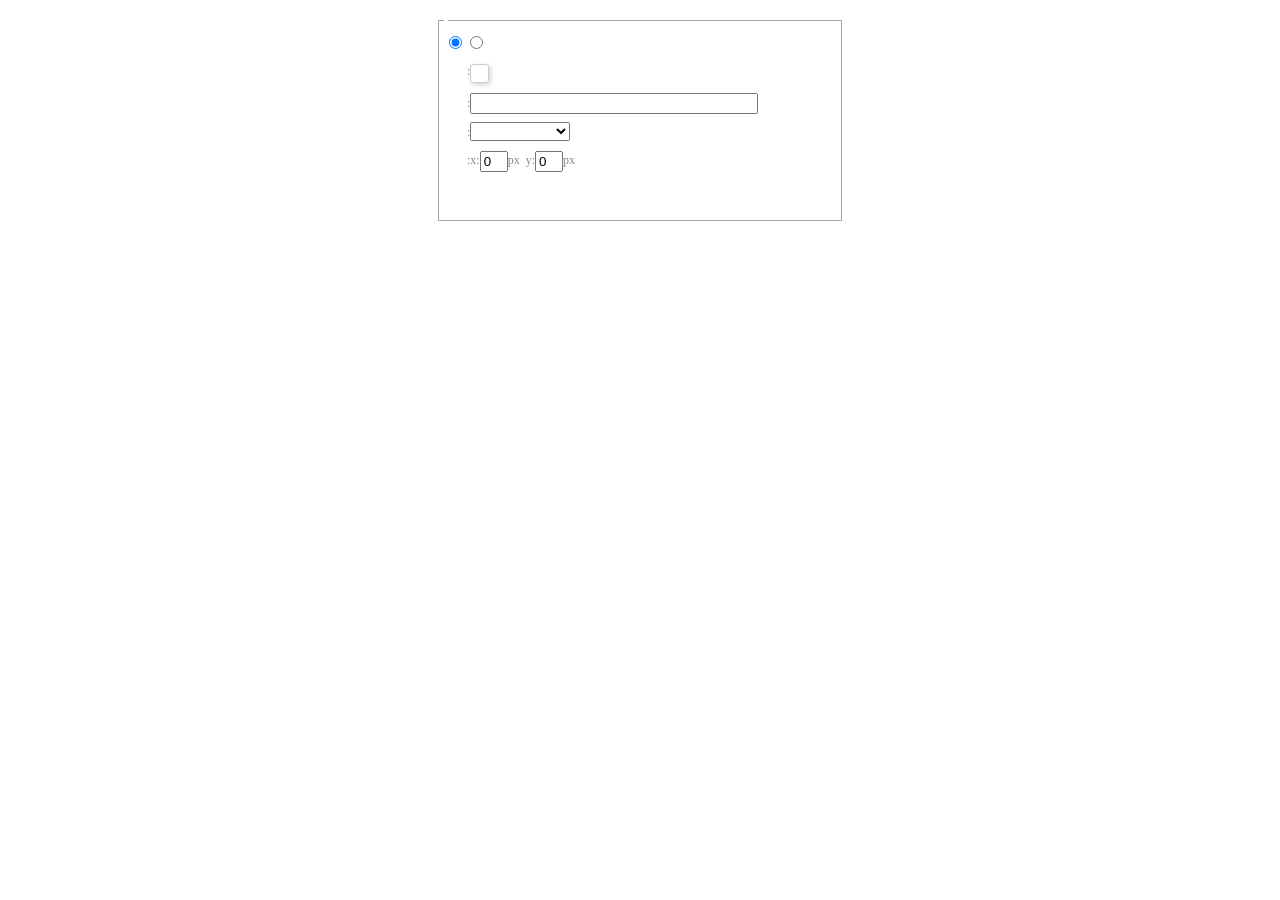
<file: src/main/resources/static/fwb/dialogs/background/background.html>
<!DOCTYPE HTML>
<html>
<head>
    <meta http-equiv="Content-Type" content="text/html;charset=utf-8"/>
    <script type="text/javascript" src="../internal.js"></script>
    <link rel="stylesheet" type="text/css" href="background.css">
</head>
<body>
    <div id="bg_container" class="wrapper">
        <div id="tabHeads" class="tabhead">
            <span class="focus" data-content-id="normal"><var id="lang_background_normal"></var></span>
            <span class="" data-content-id="imgManager"><var id="lang_background_local"></var></span>
        </div>
        <div id="tabBodys" class="tabbody">
            <div id="normal" class="panel focus">
                <fieldset class="bgarea">
                    <legend><var id="lang_background_set"></var></legend>
                    <div class="content">
                        <div>
                            <label><input id="nocolorRadio" class="iptradio" type="radio" name="t" value="none" checked="checked"><var id="lang_background_none"></var></label>
                            <label><input id="coloredRadio" class="iptradio" type="radio" name="t" value="color"><var id="lang_background_colored"></var></label>
                        </div>
                        <div class="wrapcolor pl">
                            <div class="color">
                                <var id="lang_background_color"></var>:
                            </div>
                            <div id="colorPicker"></div>
                            <div class="clear"></div>
                        </div>
                        <div class="wrapcolor pl">
                            <label><var id="lang_background_netimg"></var>:</label><input class="txt" type="text" id="url">
                        </div>
                        <div id="alignment" class="alignment">
                            <var id="lang_background_align"></var>:<select id="repeatType">
                                <option value="center"></option>
                                <option value="repeat-x"></option>
                                <option value="repeat-y"></option>
                                <option value="repeat"></option>
                                <option value="self"></option>
                            </select>
                        </div>
                        <div id="custom" >
                            <var id="lang_background_position"></var>:x:<input type="text" size="1" id="x" maxlength="4" value="0">px&nbsp;&nbsp;y:<input type="text" size="1" id="y" maxlength="4" value="0">px
                        </div>
                    </div>
                </fieldset>

            </div>
            <div id="imgManager" class="panel">
                <div id="imageList" style=""></div>
            </div>
        </div>
    </div>
    <script type="text/javascript" src="background.js"></script>
</body>
</html>
</file>
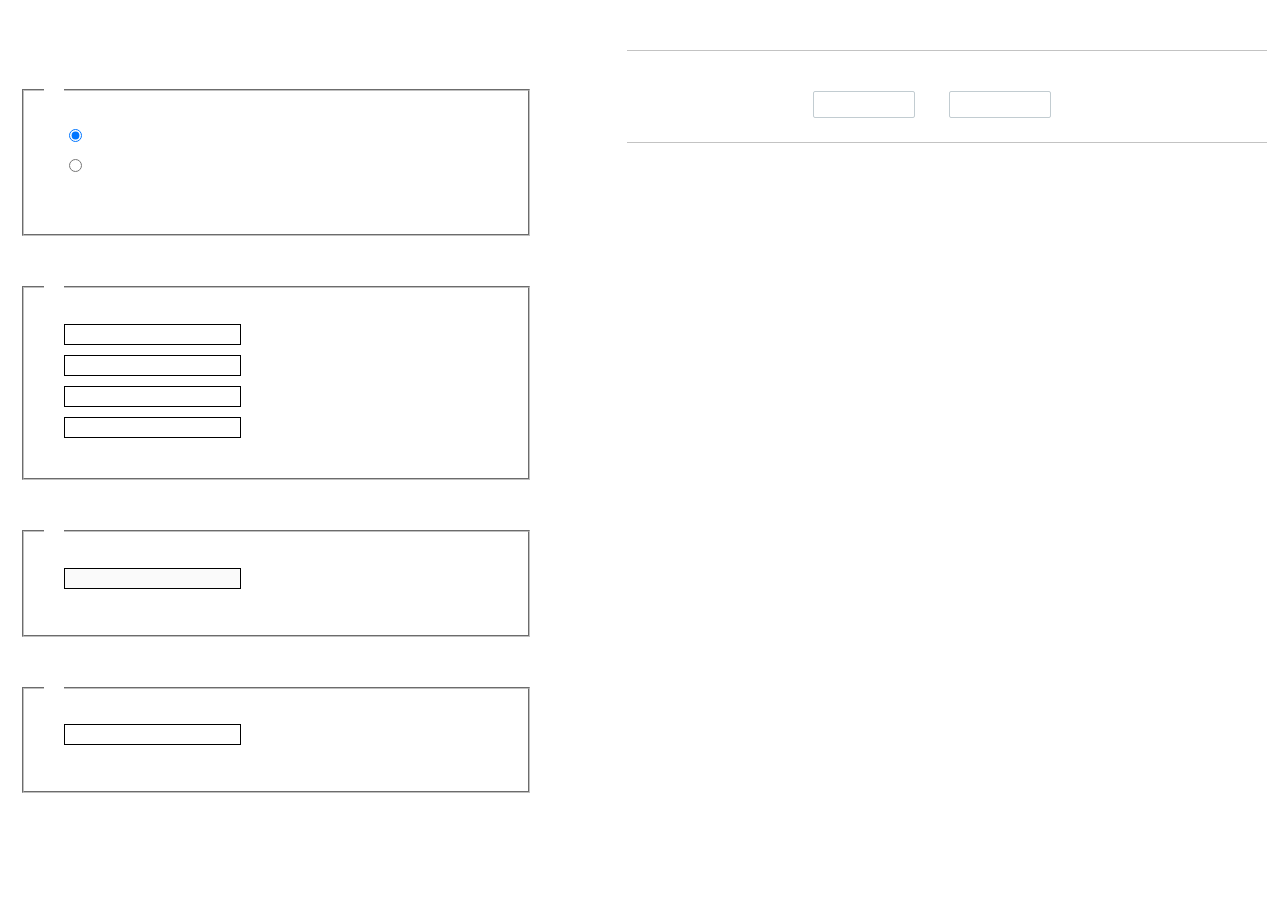
<file: src/main/resources/static/fwb/dialogs/charts/charts.html>
<!DOCTYPE html>
<html>
    <head>
        <title>chart</title>
        <meta chartset="utf-8">
        <link rel="stylesheet" type="text/css" href="charts.css">
        <script type="text/javascript" src="../internal.js"></script>
    </head>
    <body>
        <div class="main">
            <div class="table-view">
                <h3><var id="lang_data_source"></var></h3>
                <div id="tableContainer" class="table-container"></div>
                <h3><var id="lang_chart_format"></var></h3>
                <form name="data-form">
                    <div class="charts-format">
                        <fieldset>
                            <legend><var id="lang_data_align"></var></legend>
                            <div class="format-item-container">
                                <label>
                                    <input type="radio" class="format-ctrl not-pie-item" name="charts-format" value="1" checked="checked">
                                    <var id="lang_chart_align_same"></var>
                                </label>
                                <label>
                                    <input type="radio" class="format-ctrl not-pie-item" name="charts-format" value="-1">
                                    <var id="lang_chart_align_reverse"></var>
                                </label>
                                <br>
                            </div>
                        </fieldset>
                        <fieldset>
                            <legend><var id="lang_chart_title"></var></legend>
                            <div class="format-item-container">
                                <label>
                                    <var id="lang_chart_main_title"></var><input type="text" name="title" class="data-item">
                                </label>
                                <label>
                                    <var id="lang_chart_sub_title"></var><input type="text" name="sub-title" class="data-item not-pie-item">
                                </label>
                                <label>
                                    <var id="lang_chart_x_title"></var><input type="text" name="x-title" class="data-item not-pie-item">
                                </label>
                                <label>
                                    <var id="lang_chart_y_title"></var><input type="text" name="y-title" class="data-item not-pie-item">
                                </label>
                            </div>
                        </fieldset>
                        <fieldset>
                            <legend><var id="lang_chart_tip"></var></legend>
                            <div class="format-item-container">
                                <label>
                                    <var id="lang_cahrt_tip_prefix"></var>
                                    <input type="text" id="tipInput" name="tip" class="data-item" disabled="disabled">
                                </label>
                                <p><var id="lang_cahrt_tip_description"></var></p>
                            </div>
                        </fieldset>
                        <fieldset>
                            <legend><var id="lang_chart_data_unit"></var></legend>
                            <div class="format-item-container">
                                <label><var id="lang_chart_data_unit_title"></var><input type="text" name="unit" class="data-item"></label>
                                <p><var id="lang_chart_data_unit_description"></var></p>
                            </div>
                        </fieldset>
                    </div>
                </form>
            </div>
            <div class="charts-view">
                <div id="chartsContainer" class="charts-container"></div>
                <div id="chartsType" class="charts-type">
                    <h3><var id="lang_chart_type"></var></h3>
                    <div class="scroll-view">
                        <div class="scroll-container">
                            <div id="scrollBed" class="scroll-bed"></div>
                        </div>
                        <div id="buttonContainer" class="button-container">
                            <a href="#" data-title="prev"><var id="lang_prev_btn"></var></a>
                            <a href="#" data-title="next"><var id="lang_next_btn"></var></a>
                        </div>
                    </div>
                </div>
            </div>
        </div>
        <script src="../../third-party/jquery-1.10.2.min.js"></script>
        <script src="../../third-party/highcharts/highcharts.js"></script>
        <script src="chart.config.js"></script>
        <script src="charts.js"></script>
    </body>
</html>
</file>
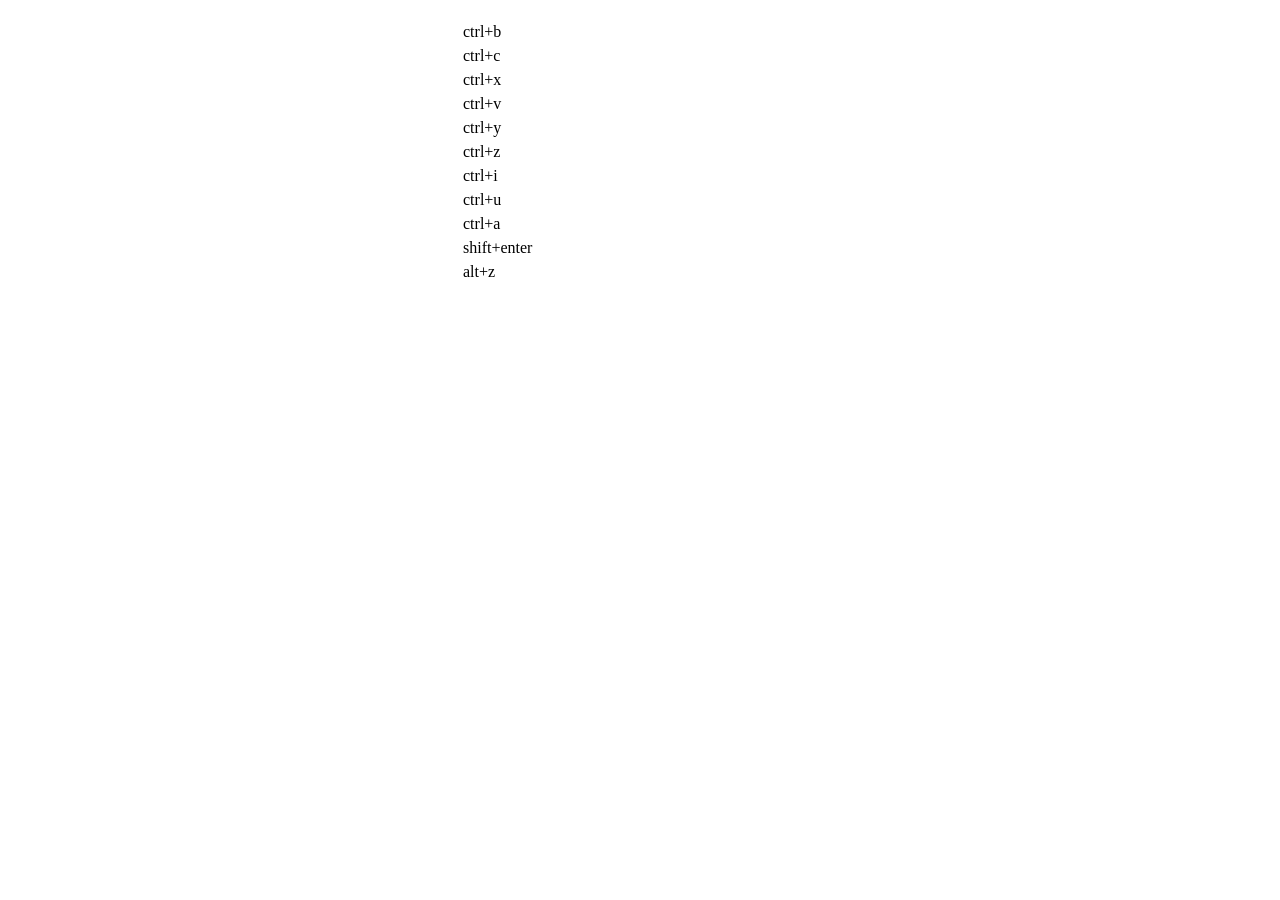
<file: src/main/resources/static/fwb/dialogs/help/help.html>
<!DOCTYPE HTML PUBLIC "-//W3C//DTD HTML 4.01 Transitional//EN"
        "http://www.w3.org/TR/html4/loose.dtd">
<html>
<head>
    <title>帮助</title>
    <meta content="text/html; charset=utf-8" http-equiv="Content-Type"/>
    <script type="text/javascript" src="../internal.js"></script>
    <link rel="stylesheet" type="text/css" href="help.css">
</head>
<body>
<div class="wrapper" id="helptab">
    <div id="tabHeads" class="tabhead">
        <span class="focus" tabsrc="about"><var id="lang_input_about"></var></span>
        <span tabsrc="shortcuts"><var id="lang_input_shortcuts"></var></span>
    </div>
    <div id="tabBodys" class="tabbody">
        <div id="about" class="panel">
            <h1>UEditor</h1>
            <p id="version"></p>
            <p><var id="lang_input_introduction"></var></p>
        </div>
        <div id="shortcuts" class="panel">
            <table>
                <thead>
                <tr>
                    <td><var id="lang_Txt_shortcuts"></var></td>
                    <td><var id="lang_Txt_func"></var></td>
                </tr>
                </thead>
                <tbody>
                <tr>
                    <td>ctrl+b</td>
                    <td><var id="lang_Txt_bold"></var></td>
                </tr>
                <tr>
                    <td>ctrl+c</td>
                    <td><var id="lang_Txt_copy"></var></td>
                </tr>
                <tr>
                    <td>ctrl+x</td>
                    <td><var id="lang_Txt_cut"></var></td>
                </tr>
                <tr>
                    <td>ctrl+v</td>
                    <td><var id="lang_Txt_Paste"></var></td>
                </tr>
                <tr>
                    <td>ctrl+y</td>
                    <td><var id="lang_Txt_undo"></var></td>
                </tr>
                <tr>
                    <td>ctrl+z</td>
                    <td><var id="lang_Txt_redo"></var></td>
                </tr>
                <tr>
                    <td>ctrl+i</td>
                    <td><var id="lang_Txt_italic"></var></td>
                </tr>
                <tr>
                    <td>ctrl+u</td>
                    <td><var id="lang_Txt_underline"></var></td>
                </tr>
                <tr>
                    <td>ctrl+a</td>
                    <td><var id="lang_Txt_selectAll"></var></td>
                </tr>
                <tr>
                    <td>shift+enter</td>
                    <td><var id="lang_Txt_visualEnter"></var></td>
                </tr>
                <tr>
                    <td>alt+z</td>
                    <td><var id="lang_Txt_fullscreen"></var></td>
                </tr>
                </tbody>
            </table>
        </div>
    </div>
</div>
<script type="text/javascript" src="help.js"></script>
</body>
</html>
</file>
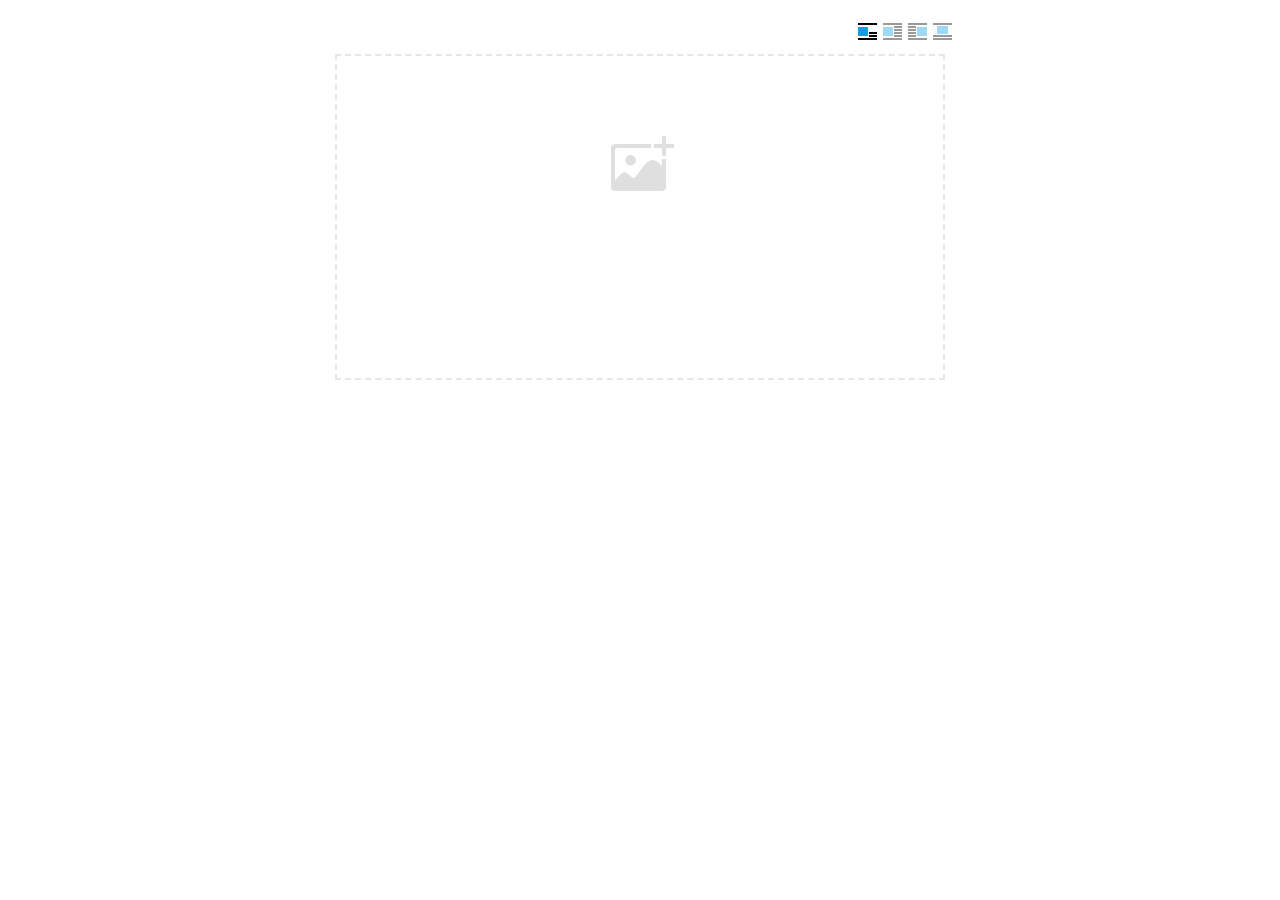
<file: src/main/resources/static/fwb/dialogs/image/image.html>
<!doctype html>
<html>
<head>
    <meta charset="UTF-8">
    <title>ueditor图片对话框</title>
    <script type="text/javascript" src="../internal.js"></script>

    <!-- jquery -->
    <script type="text/javascript" src="../../third-party/jquery-1.10.2.min.js"></script>

    <!-- webuploader -->
    <script src="../../third-party/webuploader/webuploader.min.js"></script>
    <link rel="stylesheet" type="text/css" href="../../third-party/webuploader/webuploader.css">

    <!-- image dialog -->
    <link rel="stylesheet" href="image.css" type="text/css" />
</head>
<body>

    <div class="wrapper">
        <div id="tabhead" class="tabhead">
            <span class="tab" data-content-id="remote"><var id="lang_tab_remote"></var></span>
            <span class="tab focus" data-content-id="upload"><var id="lang_tab_upload"></var></span>
            <span class="tab" data-content-id="online"><var id="lang_tab_online"></var></span>
            <span class="tab" data-content-id="search"><var id="lang_tab_search"></var></span>
        </div>
        <div class="alignBar">
            <label class="algnLabel"><var id="lang_input_align"></var></label>
                    <span id="alignIcon">
                        <span id="noneAlign" class="none-align focus" data-align="none"></span>
                        <span id="leftAlign" class="left-align" data-align="left"></span>
                        <span id="rightAlign" class="right-align" data-align="right"></span>
                        <span id="centerAlign" class="center-align" data-align="center"></span>
                    </span>
            <input id="align" name="align" type="hidden" value="none"/>
        </div>
        <div id="tabbody" class="tabbody">

            <!-- 远程图片 -->
            <div id="remote" class="panel">
                <div class="top">
                    <div class="row">
                        <label for="url"><var id="lang_input_url"></var></label>
                        <span><input class="text" id="url" type="text"/></span>
                    </div>
                </div>
                <div class="left">
                    <div class="row">
                        <label><var id="lang_input_size"></var></label>
                        <span><var id="lang_input_width">&nbsp;&nbsp;</var><input class="text" type="text" id="width"/>px </span>
                        <span><var id="lang_input_height">&nbsp;&nbsp;</var><input class="text" type="text" id="height"/>px </span>
                        <span><input id="lock" type="checkbox" disabled="disabled"><span id="lockicon"></span></span>
                    </div>
                    <div class="row">
                        <label><var id="lang_input_border"></var></label>
                        <span><input class="text" type="text" id="border"/>px </span>
                    </div>
                    <div class="row">
                        <label><var id="lang_input_vhspace"></var></label>
                        <span><input class="text" type="text" id="vhSpace"/>px </span>
                    </div>
                    <div class="row">
                        <label><var id="lang_input_title"></var></label>
                        <span><input class="text" type="text" id="title"/></span>
                    </div>
                </div>
                <div class="right"><div id="preview"></div></div>
            </div>

            <!-- 上传图片 -->
            <div id="upload" class="panel focus">
                <div id="queueList" class="queueList">
                    <div class="statusBar element-invisible">
                        <div class="progress">
                            <span class="text">0%</span>
                            <span class="percentage"></span>
                        </div><div class="info"></div>
                        <div class="btns">
                            <div id="filePickerBtn"></div>
                            <div class="uploadBtn"><var id="lang_start_upload"></var></div>
                        </div>
                    </div>
                    <div id="dndArea" class="placeholder">
                        <div class="filePickerContainer">
                            <div id="filePickerReady"></div>
                        </div>
                    </div>
                    <ul class="filelist element-invisible">
                        <li id="filePickerBlock" class="filePickerBlock"></li>
                    </ul>
                </div>
            </div>

            <!-- 在线图片 -->
            <div id="online" class="panel">
                <div id="imageList"><var id="lang_imgLoading"></var></div>
            </div>

            <!-- 搜索图片 -->
            <div id="search" class="panel">
                <div class="searchBar">
                    <input id="searchTxt" class="searchTxt text" type="text" />
                    <select id="searchType" class="searchType">
                        <option value="&s=4&z=0"></option>
                        <option value="&s=1&z=19"></option>
                        <option value="&s=2&z=0"></option>
                        <option value="&s=3&z=0"></option>
                    </select>
                    <input id="searchReset" type="button"  />
                    <input id="searchBtn" type="button"  />
                </div>
                <div id="searchList" class="searchList"><ul id="searchListUl"></ul></div>
            </div>

        </div>
    </div>
    <script type="text/javascript" src="image.js"></script>

</body>
</html>
</file>
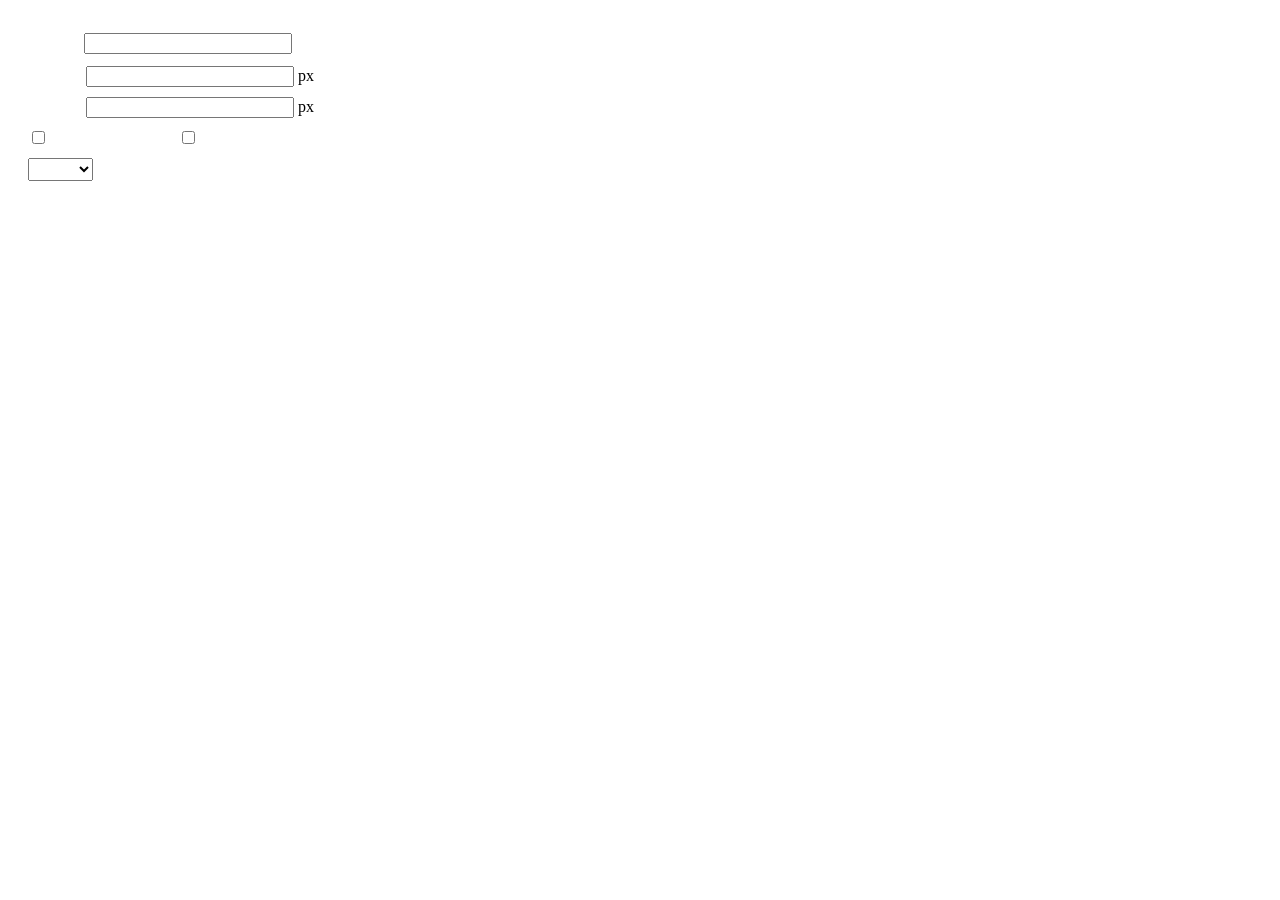
<file: src/main/resources/static/fwb/dialogs/insertframe/insertframe.html>
<!DOCTYPE html>
<html>
<head>
    <meta http-equiv="Content-Type" content="text/html; charset=utf-8"/>
    <title></title>
    <script type="text/javascript" src="../internal.js"></script>
    <style type="text/css">
        .warp {width: 320px;height: 153px;margin-left:5px;padding: 20px 0 0 15px;position: relative;}
        #url {width: 290px; margin-bottom: 2px; margin-left: -6px; margin-left: -2px\9;*margin-left:0;_margin-left:0; }
        .format span{display: inline-block; width: 58px;text-align: center; zoom:1;}
        table td{padding:5px 0;}
        #align{width: 65px;height: 23px;line-height: 22px;}
    </style>
</head>
<body>
<div class="warp">
        <table width="300" cellpadding="0" cellspacing="0">
            <tr>
                <td colspan="2" class="format">
                    <span><var id="lang_input_address"></var></span>
                    <input style="width:200px" id="url" type="text" value=""/>
                </td>
            </tr>
            <tr>
                <td colspan="2" class="format"><span><var id="lang_input_width"></var></span><input style="width:200px" type="text" id="width"/> px</td>

            </tr>
            <tr>
                <td colspan="2" class="format"><span><var id="lang_input_height"></var></span><input style="width:200px" type="text" id="height"/> px</td>
            </tr>
            <tr>
                <td><span><var id="lang_input_isScroll"></var></span><input type="checkbox" id="scroll"/> </td>
                <td><span><var id="lang_input_frameborder"></var></span><input type="checkbox" id="frameborder"/> </td>
            </tr>

            <tr>
                <td colspan="2"><span><var id="lang_input_alignMode"></var></span>
                    <select id="align">
                        <option value=""></option>
                        <option value="left"></option>
                        <option value="right"></option>
                    </select>
                </td>
            </tr>
        </table>
</div>
<script type="text/javascript">
    var iframe = editor._iframe;
    if(iframe){
        $G("url").value = iframe.getAttribute("src")||"";
        $G("width").value = iframe.getAttribute("width")||iframe.style.width.replace("px","")||"";
        $G("height").value = iframe.getAttribute("height") || iframe.style.height.replace("px","") ||"";
        $G("scroll").checked = (iframe.getAttribute("scrolling") == "yes") ? true : false;
        $G("frameborder").checked = (iframe.getAttribute("frameborder") == "1") ? true : false;
        $G("align").value = iframe.align ? iframe.align : "";
    }
    function queding(){
        var  url = $G("url").value.replace(/^\s*|\s*$/ig,""),
                width = $G("width").value,
                height = $G("height").value,
                scroll = $G("scroll"),
                frameborder = $G("frameborder"),
                float = $G("align").value,
                newIframe = editor.document.createElement("iframe"),
                div;
        if(!url){
            alert(lang.enterAddress);
            return false;
        }
        newIframe.setAttribute("src",/http:\/\/|https:\/\//ig.test(url) ? url : "http://"+url);
        /^[1-9]+[.]?\d*$/g.test( width ) ? newIframe.setAttribute("width",width) : "";
        /^[1-9]+[.]?\d*$/g.test( height ) ? newIframe.setAttribute("height",height) : "";
        scroll.checked ?  newIframe.setAttribute("scrolling","yes") : newIframe.setAttribute("scrolling","no");
        frameborder.checked ?  newIframe.setAttribute("frameborder","1",0) : newIframe.setAttribute("frameborder","0",0);
        float ? newIframe.setAttribute("align",float) :  newIframe.setAttribute("align","");
        if(iframe){
            iframe.parentNode.insertBefore(newIframe,iframe);
            domUtils.remove(iframe);
        }else{
            div = editor.document.createElement("div");
            div.appendChild(newIframe);
            editor.execCommand("inserthtml",div.innerHTML);
        }
        editor._iframe = null;
        dialog.close();
    }
    dialog.onok = queding;
    $G("url").onkeydown = function(evt){
        evt = evt || event;
        if(evt.keyCode == 13){
            queding();
        }
    };
    $focus($G( "url" ));

</script>
</body>
</html>
</file>
<file: src/main/resources/static/font/demo.css>
*{margin: 0;padding: 0;list-style: none;}
/*
KISSY CSS Reset
理念：1. reset 的目的不是清除浏览器的默认样式，这仅是部分工作。清除和重置是紧密不可分的。
2. reset 的目的不是让默认样式在所有浏览器下一致，而是减少默认样式有可能带来的问题。
3. reset 期望提供一套普适通用的基础样式。但没有银弹，推荐根据具体需求，裁剪和修改后再使用。
特色：1. 适应中文；2. 基于最新主流浏览器。
维护：玉伯<lifesinger@gmail.com>, 正淳<ragecarrier@gmail.com>
 */

/** 清除内外边距 **/
body, h1, h2, h3, h4, h5, h6, hr, p, blockquote, /* structural elements 结构元素 */
dl, dt, dd, ul, ol, li, /* list elements 列表元素 */
pre, /* text formatting elements 文本格式元素 */
form, fieldset, legend, button, input, textarea, /* form elements 表单元素 */
th, td /* table elements 表格元素 */ {
  margin: 0;
  padding: 0;
}

/** 设置默认字体 **/
body,
button, input, select, textarea /* for ie */ {
  font: 12px/1.5 tahoma, arial, \5b8b\4f53, sans-serif;
}
h1, h2, h3, h4, h5, h6 { font-size: 100%; }
address, cite, dfn, em, var { font-style: normal; } /* 将斜体扶正 */
code, kbd, pre, samp { font-family: courier new, courier, monospace; } /* 统一等宽字体 */
small { font-size: 12px; } /* 小于 12px 的中文很难阅读，让 small 正常化 */

/** 重置列表元素 **/
ul, ol { list-style: none; }

/** 重置文本格式元素 **/
a { text-decoration: none; }
a:hover { text-decoration: underline; }


/** 重置表单元素 **/
legend { color: #000; } /* for ie6 */
fieldset, img { border: 0; } /* img 搭车：让链接里的 img 无边框 */
button, input, select, textarea { font-size: 100%; } /* 使得表单元素在 ie 下能继承字体大小 */
/* 注：optgroup 无法扶正 */

/** 重置表格元素 **/
table { border-collapse: collapse; border-spacing: 0; }

/* 清除浮动 */
.ks-clear:after, .clear:after {
  content: '\20';
  display: block;
  height: 0;
  clear: both;
}
.ks-clear, .clear {
  *zoom: 1;
}

.main {
  padding: 30px 100px;
width: 960px;
margin: 0 auto;
}
.main h1{font-size:36px; color:#333; text-align:left;margin-bottom:30px; border-bottom: 1px solid #eee;}

.helps{margin-top:40px;}
.helps pre{
  padding:20px;
  margin:10px 0;
  border:solid 1px #e7e1cd;
  background-color: #fffdef;
  overflow: auto;
}

.icon_lists{
  width: 100% !important;

}

.icon_lists li{
  float:left;
  width: 100px;
  height:180px;
  text-align: center;
  list-style: none !important;
}
.icon_lists .icon{
  font-size: 42px;
  line-height: 100px;
  margin: 10px 0;
  color:#333;
  -webkit-transition: font-size 0.25s ease-out 0s;
  -moz-transition: font-size 0.25s ease-out 0s;
  transition: font-size 0.25s ease-out 0s;

}
.icon_lists .icon:hover{
  font-size: 100px;
}



.markdown {
  color: #666;
  font-size: 14px;
  line-height: 1.8;
}

.highlight {
  line-height: 1.5;
}

.markdown img {
  vertical-align: middle;
  max-width: 100%;
}

.markdown h1 {
  color: #404040;
  font-weight: 500;
  line-height: 40px;
  margin-bottom: 24px;
}

.markdown h2,
.markdown h3,
.markdown h4,
.markdown h5,
.markdown h6 {
  color: #404040;
  margin: 1.6em 0 0.6em 0;
  font-weight: 500;
  clear: both;
}

.markdown h1 {
  font-size: 28px;
}

.markdown h2 {
  font-size: 22px;
}

.markdown h3 {
  font-size: 16px;
}

.markdown h4 {
  font-size: 14px;
}

.markdown h5 {
  font-size: 12px;
}

.markdown h6 {
  font-size: 12px;
}

.markdown hr {
  height: 1px;
  border: 0;
  background: #e9e9e9;
  margin: 16px 0;
  clear: both;
}

.markdown p,
.markdown pre {
  margin: 1em 0;
}

.markdown > p,
.markdown > blockquote,
.markdown > .highlight,
.markdown > ol,
.markdown > ul {
  width: 80%;
}

.markdown ul > li {
  list-style: circle;
}

.markdown > ul li,
.markdown blockquote ul > li {
  margin-left: 20px;
  padding-left: 4px;
}

.markdown > ul li p,
.markdown > ol li p {
  margin: 0.6em 0;
}

.markdown ol > li {
  list-style: decimal;
}

.markdown > ol li,
.markdown blockquote ol > li {
  margin-left: 20px;
  padding-left: 4px;
}

.markdown code {
  margin: 0 3px;
  padding: 0 5px;
  background: #eee;
  border-radius: 3px;
}

.markdown pre {
  border-radius: 6px;
  background: #f7f7f7;
  padding: 20px;
}

.markdown pre code {
  border: none;
  background: #f7f7f7;
  margin: 0;
}

.markdown strong,
.markdown b {
  font-weight: 600;
}

.markdown > table {
  border-collapse: collapse;
  border-spacing: 0px;
  empty-cells: show;
  border: 1px solid #e9e9e9;
  width: 95%;
  margin-bottom: 24px;
}

.markdown > table th {
  white-space: nowrap;
  color: #333;
  font-weight: 600;

}

.markdown > table th,
.markdown > table td {
  border: 1px solid #e9e9e9;
  padding: 8px 16px;
  text-align: left;
}

.markdown > table th {
  background: #F7F7F7;
}

.markdown blockquote {
  font-size: 90%;
  color: #999;
  border-left: 4px solid #e9e9e9;
  padding-left: 0.8em;
  margin: 1em 0;
  font-style: italic;
}

.markdown blockquote p {
  margin: 0;
}

.markdown .anchor {
  opacity: 0;
  transition: opacity 0.3s ease;
  margin-left: 8px;
}

.markdown .waiting {
  color: #ccc;
}

.markdown h1:hover .anchor,
.markdown h2:hover .anchor,
.markdown h3:hover .anchor,
.markdown h4:hover .anchor,
.markdown h5:hover .anchor,
.markdown h6:hover .anchor {
  opacity: 1;
  display: inline-block;
}

.markdown > br,
.markdown > p > br {
  clear: both;
}


.hljs {
  display: block;
  background: white;
  padding: 0.5em;
  color: #333333;
  overflow-x: auto;
}

.hljs-comment,
.hljs-meta {
  color: #969896;
}

.hljs-string,
.hljs-variable,
.hljs-template-variable,
.hljs-strong,
.hljs-emphasis,
.hljs-quote {
  color: #df5000;
}

.hljs-keyword,
.hljs-selector-tag,
.hljs-type {
  color: #a71d5d;
}

.hljs-literal,
.hljs-symbol,
.hljs-bullet,
.hljs-attribute {
  color: #0086b3;
}

.hljs-section,
.hljs-name {
  color: #63a35c;
}

.hljs-tag {
  color: #333333;
}

.hljs-title,
.hljs-attr,
.hljs-selector-id,
.hljs-selector-class,
.hljs-selector-attr,
.hljs-selector-pseudo {
  color: #795da3;
}

.hljs-addition {
  color: #55a532;
  background-color: #eaffea;
}

.hljs-deletion {
  color: #bd2c00;
  background-color: #ffecec;
}

.hljs-link {
  text-decoration: underline;
}

pre{
  background: #fff;
}
</file>
<file: src/main/resources/static/font/iconfont.css>
@font-face {font-family: "iconfont";
  src: url('iconfont.eot?t=1515573092862'); /* IE9*/
  src: url('iconfont.eot?t=1515573092862#iefix') format('embedded-opentype'), /* IE6-IE8 */
  url('[data-uri]') format('woff'),
  url('iconfont.ttf?t=1515573092862') format('truetype'), /* chrome, firefox, opera, Safari, Android, iOS 4.2+*/
  url('iconfont.svg?t=1515573092862#iconfont') format('svg'); /* iOS 4.1- */
}

.iconfont {
  font-family:"iconfont" !important;
  font-size:16px;
  font-style:normal;
  -webkit-font-smoothing: antialiased;
  -moz-osx-font-smoothing: grayscale;
}

.icon-xiangyou:before { content: "\e60a"; }

.icon-xiangxia:before { content: "\e601"; }

.icon-yonghu:before { content: "\e600"; }

.icon-chaxun:before { content: "\e68d"; }

.icon-xinzengshangpin:before { content: "\e641"; }

.icon-mima:before { content: "\e7c6"; }

.icon-guanlianniu:before { content: "\e632"; }

.icon-cuoconverted:before { content: "\e61f"; }

.icon-duiconverted:before { content: "\e620"; }

.icon-shangcheng:before { content: "\e6fe"; }

.icon-artboard17:before { content: "\e768"; }

.icon-guanli1:before { content: "\e634"; }

.icon-xiangshang:before { content: "\e749"; }

.icon-xiangxia1:before { content: "\e6f5"; }

.icon-artboard12:before { content: "\e7c7"; }

.icon-yonghuming:before { content: "\e636"; }

.icon-yonghuming1:before { content: "\e630"; }

.icon-quanxianguanli:before { content: "\e60b"; }

.icon-caidantubiao-07:before { content: "\e638"; }

.icon-baobiaobiaoweiguanli:before { content: "\e60c"; }

.icon-xiangxia2:before { content: "\e61e"; }

.icon-tuichu:before { content: "\e674"; }

.icon-xiangxia3:before { content: "\e60f"; }

.icon-chaxun1:before { content: "\e6a5"; }

.icon-zhuanfa:before { content: "\e611"; }

.icon-shouye:before { content: "\e608"; }

.icon-shangpinguanli:before { content: "\e63e"; }

.icon-dingdanguanli:before { content: "\e6ed"; }

.icon-guanli:before { content: "\e602"; }

.icon-baobiao:before { content: "\e60d"; }

.icon-gongyingshang:before { content: "\e66a"; }

.icon-turntop:before { content: "\e612"; }

.icon-xiangxia4:before { content: "\e603"; }

.icon-shangpinxinxi:before { content: "\e90e"; }

.icon-xialajiantouxiangxia:before { content: "\e604"; }

.icon-shouye--dibuge-:before { content: "\e635"; }

.icon-gongyingshang1:before { content: "\e6ba"; }

.icon-mima1:before { content: "\e633"; }

.icon-chakanshijue-daticuowu:before { content: "\e68e"; }

.icon-quanxian:before { content: "\e610"; }

.icon-gongyingshang2:before { content: "\e69f"; }

.icon-down-trangle:before { content: "\e605"; }

.icon-zhuanfa1:before { content: "\e792"; }

.icon-cuo:before { content: "\e62e"; }

.icon-zhuanjiao:before { content: "\e60e"; }

.icon-shouhouwentichulishenqing:before { content: "\e618"; }

.icon-shouyedianpujishishangcheng:before { content: "\e61b"; }

.icon-xiangxia5:before { content: "\e606"; }

.icon-down-trangle1:before { content: "\e607"; }

.icon-down-trangle2:before { content: "\e609"; }
</file>
<file: src/main/resources/static/fwb/dialogs/background/background.css>
.wrapper{ width: 424px;margin: 10px auto; zoom:1;position: relative}
.tabbody{height:225px;}
.tabbody .panel { position: absolute;width:100%; height:100%;background: #fff; display: none;}
.tabbody .focus { display: block;}

body{font-size: 12px;color: #888;overflow: hidden;}
input,label{vertical-align:middle}
.clear{clear: both;}
.pl{padding-left: 18px;padding-left: 23px\9;}

#imageList {width: 420px;height: 215px;margin-top: 10px;overflow: hidden;overflow-y: auto;}
#imageList div {float: left;width: 100px;height: 95px;margin: 5px 10px;}
#imageList img {cursor: pointer;border: 2px solid white;}

.bgarea{margin: 10px;padding: 5px;height: 84%;border: 1px solid #A8A297;}
.content div{margin: 10px 0 10px 5px;}
.content .iptradio{margin: 0px 5px 5px 0px;}
.txt{width:280px;}

.wrapcolor{height: 19px;}
div.color{float: left;margin: 0;}
#colorPicker{width: 17px;height: 17px;border: 1px solid #CCC;display: inline-block;border-radius: 3px;box-shadow: 2px 2px 5px #D3D6DA;margin: 0;float: left;}
div.alignment,#custom{margin-left: 23px;margin-left: 28px\9;}
#custom input{height: 15px;min-height: 15px;width:20px;}
#repeatType{width:100px;}


/* 图片管理样式 */
#imgManager {
    width: 100%;
    height: 225px;
}
#imgManager #imageList{
    width: 100%;
    overflow-x: hidden;
    overflow-y: auto;
}
#imgManager ul {
    display: block;
    list-style: none;
    margin: 0;
    padding: 0;
}
#imgManager li {
    float: left;
    display: block;
    list-style: none;
    padding: 0;
    width: 113px;
    height: 113px;
    margin: 9px 0 0 19px;
    background-color: #eee;
    overflow: hidden;
    cursor: pointer;
    position: relative;
}
#imgManager li.clearFloat {
    float: none;
    clear: both;
    display: block;
    width:0;
    height:0;
    margin: 0;
    padding: 0;
}
#imgManager li img {
    cursor: pointer;
}
#imgManager li .icon {
    cursor: pointer;
    width: 113px;
    height: 113px;
    position: absolute;
    top: 0;
    left: 0;
    z-index: 2;
    border: 0;
    background-repeat: no-repeat;
}
#imgManager li .icon:hover {
    width: 107px;
    height: 107px;
    border: 3px solid #1094fa;
}
#imgManager li.selected .icon {
    background-image: url(images/success.png);
    background-position: 75px 75px;
}
#imgManager li.selected .icon:hover {
    width: 107px;
    height: 107px;
    border: 3px solid #1094fa;
    background-position: 72px 72px;
}
</file>
<file: src/main/resources/static/fwb/dialogs/charts/charts.css>
html, body {
    width: 100%;
    height: 100%;
    margin: 0;
    padding: 0;
    overflow-x: hidden;
}

.main {
    width: 100%;
    overflow: hidden;
}

.table-view {
    height: 100%;
    float: left;
    margin: 20px;
    width: 40%;
}

.table-view .table-container {
    width: 100%;
    margin-bottom: 50px;
    overflow: scroll;
}

.table-view th {
    padding: 5px 10px;
    background-color: #F7F7F7;
}

.table-view td {
    width: 50px;
    text-align: center;
    padding:0;
}

.table-container input {
    width: 40px;
    padding: 5px;
    border: none;
    outline: none;
}

.table-view caption {
    font-size: 18px;
    text-align: left;
}

.charts-view {
    /*margin-left: 49%!important;*/
    width: 50%;
    margin-left: 49%;
    height: 400px;
}

.charts-container {
    border-left: 1px solid #c3c3c3;
}

.charts-format fieldset {
    padding-left: 20px;
    margin-bottom: 50px;
}

.charts-format legend {
    padding-left: 10px;
    padding-right: 10px;
}

.format-item-container {
    padding: 20px;
}

.format-item-container label {
    display: block;
    margin: 10px 0;
}

.charts-format .data-item {
    border: 1px solid black;
    outline: none;
    padding: 2px 3px;
}

/* 图表类型 */

.charts-type {
    margin-top: 50px;
    height: 300px;
}

.scroll-view {
    border: 1px solid #c3c3c3;
    border-left: none;
    border-right: none;
    overflow: hidden;
}

.scroll-container {
    margin: 20px;
    width: 100%;
    overflow: hidden;
}

.scroll-bed {
    width: 10000px;
    _margin-top: 20px;
    -webkit-transition: margin-left .5s ease;
    -moz-transition: margin-left .5s ease;
    transition: margin-left .5s ease;
}

.view-box {
    display: inline-block;
    *display: inline;
    *zoom: 1;
    margin-right: 20px;
    border: 2px solid white;
    line-height: 0;
    overflow: hidden;
    cursor: pointer;
}

.view-box img {
    border: 1px solid #cecece;
}

.view-box.selected {
    border-color: #7274A7;
}

.button-container {
    margin-bottom: 20px;
    text-align: center;
}

.button-container a {
    display: inline-block;
    width: 100px;
    height: 25px;
    line-height: 25px;
    border: 1px solid #c2ccd1;
    margin-right: 30px;
    text-decoration: none;
    color: black;
    -webkit-border-radius: 2px;
    -moz-border-radius: 2px;
    border-radius: 2px;
}

.button-container a:HOVER {
    background: #fcfcfc;
}

.button-container a:ACTIVE {
    border-top-color: #c2ccd1;
    box-shadow:inset 0 5px 4px -4px rgba(49, 49, 64, 0.1);
}

.edui-charts-not-data {
    height: 100px;
    line-height: 100px;
    text-align: center;
}
</file>
<file: src/main/resources/static/fwb/dialogs/help/help.css>
.wrapper{width: 370px;margin: 10px auto;zoom: 1;}
.tabbody{height: 360px;}
.tabbody .panel{width:100%;height: 360px;position: absolute;background: #fff;}
.tabbody .panel h1{font-size:26px;margin: 5px 0 0 5px;}
.tabbody .panel p{font-size:12px;margin: 5px 0 0 5px;}
.tabbody table{width:90%;line-height: 20px;margin: 5px 0 0 5px;;}
.tabbody table thead{font-weight: bold;line-height: 25px;}
</file>
<file: src/main/resources/static/fwb/third-party/webuploader/webuploader.css>
.webuploader-container {
	position: relative;
}
.webuploader-element-invisible {
	position: absolute !important;
	clip: rect(1px 1px 1px 1px); /* IE6, IE7 */
    clip: rect(1px,1px,1px,1px);
}
.webuploader-pick {
	position: relative;
	display: inline-block;
	cursor: pointer;
	background: #00b7ee;
	padding: 10px 15px;
	color: #fff;
	text-align: center;
	border-radius: 3px;
	overflow: hidden;
}
.webuploader-pick-hover {
	background: #00a2d4;
}

.webuploader-pick-disable {
	opacity: 0.6;
	pointer-events:none;
}
</file>
<file: src/main/resources/static/fwb/dialogs/image/image.css>
@charset "utf-8";
/* dialog样式 */
.wrapper {
    zoom: 1;
    width: 630px;
    *width: 626px;
    height: 380px;
    margin: 0 auto;
    padding: 10px;
    position: relative;
    font-family: sans-serif;
}

/*tab样式框大小*/
.tabhead {
    float:left;
}
.tabbody {
    width: 100%;
    height: 346px;
    position: relative;
    clear: both;
}

.tabbody .panel {
    position: absolute;
    width: 0;
    height: 0;
    background: #fff;
    overflow: hidden;
    display: none;
}

.tabbody .panel.focus {
    width: 100%;
    height: 346px;
    display: block;
}

/* 图片对齐方式 */
.alignBar{
    float:right;
    margin-top: 5px;
    position: relative;
}

.alignBar .algnLabel{
    float:left;
    height: 20px;
    line-height: 20px;
}

.alignBar #alignIcon{
    zoom:1;
    _display: inline;
    display: inline-block;
    position: relative;
}
.alignBar #alignIcon span{
    float: left;
    cursor: pointer;
    display: block;
    width: 19px;
    height: 17px;
    margin-right: 3px;
    margin-left: 3px;
    background-image: url(./images/alignicon.jpg);
}
.alignBar #alignIcon .none-align{
    background-position: 0 -18px;
}
.alignBar #alignIcon .left-align{
    background-position: -20px -18px;
}
.alignBar #alignIcon .right-align{
    background-position: -40px -18px;
}
.alignBar #alignIcon .center-align{
    background-position: -60px -18px;
}
.alignBar #alignIcon .none-align.focus{
    background-position: 0 0;
}
.alignBar #alignIcon .left-align.focus{
    background-position: -20px 0;
}
.alignBar #alignIcon .right-align.focus{
    background-position: -40px 0;
}
.alignBar #alignIcon .center-align.focus{
    background-position: -60px 0;
}




/* 远程图片样式 */
#remote {
    z-index: 200;
}

#remote .top{
    width: 100%;
    margin-top: 25px;
}
#remote .left{
    display: block;
    float: left;
    width: 300px;
    height:10px;
}
#remote .right{
    display: block;
    float: right;
    width: 300px;
    height:10px;
}
#remote .row{
    margin-left: 20px;
    clear: both;
    height: 40px;
}

#remote .row label{
    text-align: center;
    width: 50px;
    zoom:1;
    _display: inline;
    display:inline-block;
    vertical-align: middle;
}
#remote .row label.algnLabel{
    float: left;

}

#remote input.text{
    width: 150px;
    padding: 3px 6px;
    font-size: 14px;
    line-height: 1.42857143;
    color: #555;
    background-color: #fff;
    background-image: none;
    border: 1px solid #ccc;
    border-radius: 4px;
    -webkit-box-shadow: inset 0 1px 1px rgba(0, 0, 0, .075);
    box-shadow: inset 0 1px 1px rgba(0, 0, 0, .075);
    -webkit-transition: border-color ease-in-out .15s, box-shadow ease-in-out .15s;
    transition: border-color ease-in-out .15s, box-shadow ease-in-out .15s;
}
#remote input.text:focus {
    border-color: #66afe9;
    outline: 0;
    -webkit-box-shadow: inset 0 1px 1px rgba(0, 0, 0, .075), 0 0 8px rgba(102, 175, 233, .6);
    box-shadow: inset 0 1px 1px rgba(0, 0, 0, .075), 0 0 8px rgba(102, 175, 233, .6);
}
#remote #url{
    width: 500px;
    margin-bottom: 2px;
}
#remote #width,
#remote #height{
    width: 20px;
    margin-left: 2px;
    margin-right: 2px;
}
#remote #border,
#remote #vhSpace,
#remote #title{
    width: 180px;
    margin-right: 5px;
}
#remote #lock{
}
#remote #lockicon{
    zoom: 1;
    _display:inline;
    display: inline-block;
    width: 20px;
    height: 20px;
    background: url("../../themes/default/images/lock.gif") -13px -13px no-repeat;
    vertical-align: middle;
}
#remote #preview{
    clear: both;
    width: 260px;
    height: 240px;
    z-index: 9999;
    margin-top: 10px;
    background-color: #eee;
    overflow: hidden;
}

/* 上传图片 */
.tabbody #upload.panel {
    width: 0;
    height: 0;
    overflow: hidden;
    position: absolute !important;
    clip: rect(1px, 1px, 1px, 1px);
    background: #fff;
    display: block;
}

.tabbody #upload.panel.focus {
    width: 100%;
    height: 346px;
    display: block;
    clip: auto;
}

#upload .queueList {
    margin: 0;
    width: 100%;
    height: 100%;
    position: absolute;
    overflow: hidden;
}

#upload p {
    margin: 0;
}

.element-invisible {
    width: 0 !important;
    height: 0 !important;
    border: 0;
    padding: 0;
    margin: 0;
    overflow: hidden;
    position: absolute !important;
    clip: rect(1px, 1px, 1px, 1px);
}

#upload .placeholder {
    margin: 10px;
    border: 2px dashed #e6e6e6;
    *border: 0px dashed #e6e6e6;
    height: 172px;
    padding-top: 150px;
    text-align: center;
    background: url(./images/image.png) center 70px no-repeat;
    color: #cccccc;
    font-size: 18px;
    position: relative;
    top:0;
    *top: 10px;
}

#upload .placeholder .webuploader-pick {
    font-size: 18px;
    background: #00b7ee;
    border-radius: 3px;
    line-height: 44px;
    padding: 0 30px;
    *width: 120px;
    color: #fff;
    display: inline-block;
    margin: 0 auto 20px auto;
    cursor: pointer;
    box-shadow: 0 1px 1px rgba(0, 0, 0, 0.1);
}

#upload .placeholder .webuploader-pick-hover {
    background: #00a2d4;
}


#filePickerContainer {
    text-align: center;
}

#upload .placeholder .flashTip {
    color: #666666;
    font-size: 12px;
    position: absolute;
    width: 100%;
    text-align: center;
    bottom: 20px;
}

#upload .placeholder .flashTip a {
    color: #0785d1;
    text-decoration: none;
}

#upload .placeholder .flashTip a:hover {
    text-decoration: underline;
}

#upload .placeholder.webuploader-dnd-over {
    border-color: #999999;
}

#upload .filelist {
    list-style: none;
    margin: 0;
    padding: 0;
    overflow-x: hidden;
    overflow-y: auto;
    position: relative;
    height: 300px;
}

#upload .filelist:after {
    content: '';
    display: block;
    width: 0;
    height: 0;
    overflow: hidden;
    clear: both;
    position: relative;
}

#upload .filelist li {
    width: 113px;
    height: 113px;
    background: url(./images/bg.png);
    text-align: center;
    margin: 9px 0 0 9px;
    *margin: 6px 0 0 6px;
    position: relative;
    display: block;
    float: left;
    overflow: hidden;
    font-size: 12px;
}

#upload .filelist li p.log {
    position: relative;
    top: -45px;
}

#upload .filelist li p.title {
    position: absolute;
    top: 0;
    left: 0;
    width: 100%;
    overflow: hidden;
    white-space: nowrap;
    text-overflow: ellipsis;
    top: 5px;
    text-indent: 5px;
    text-align: left;
}

#upload .filelist li p.progress {
    position: absolute;
    width: 100%;
    bottom: 0;
    left: 0;
    height: 8px;
    overflow: hidden;
    z-index: 50;
    margin: 0;
    border-radius: 0;
    background: none;
    -webkit-box-shadow: 0 0 0;
}

#upload .filelist li p.progress span {
    display: none;
    overflow: hidden;
    width: 0;
    height: 100%;
    background: #1483d8 url(./images/progress.png) repeat-x;

    -webit-transition: width 200ms linear;
    -moz-transition: width 200ms linear;
    -o-transition: width 200ms linear;
    -ms-transition: width 200ms linear;
    transition: width 200ms linear;

    -webkit-animation: progressmove 2s linear infinite;
    -moz-animation: progressmove 2s linear infinite;
    -o-animation: progressmove 2s linear infinite;
    -ms-animation: progressmove 2s linear infinite;
    animation: progressmove 2s linear infinite;

    -webkit-transform: translateZ(0);
}

@-webkit-keyframes progressmove {
    0% {
        background-position: 0 0;
    }
    100% {
        background-position: 17px 0;
    }
}

@-moz-keyframes progressmove {
    0% {
        background-position: 0 0;
    }
    100% {
        background-position: 17px 0;
    }
}

@keyframes progressmove {
    0% {
        background-position: 0 0;
    }
    100% {
        background-position: 17px 0;
    }
}

#upload .filelist li p.imgWrap {
    position: relative;
    z-index: 2;
    line-height: 113px;
    vertical-align: middle;
    overflow: hidden;
    width: 113px;
    height: 113px;

    -webkit-transform-origin: 50% 50%;
    -moz-transform-origin: 50% 50%;
    -o-transform-origin: 50% 50%;
    -ms-transform-origin: 50% 50%;
    transform-origin: 50% 50%;

    -webit-transition: 200ms ease-out;
    -moz-transition: 200ms ease-out;
    -o-transition: 200ms ease-out;
    -ms-transition: 200ms ease-out;
    transition: 200ms ease-out;
}

#upload .filelist li img {
    width: 100%;
}

#upload .filelist li p.error {
    background: #f43838;
    color: #fff;
    position: absolute;
    bottom: 0;
    left: 0;
    height: 28px;
    line-height: 28px;
    width: 100%;
    z-index: 100;
    display:none;
}

#upload .filelist li .success {
    display: block;
    position: absolute;
    left: 0;
    bottom: 0;
    height: 40px;
    width: 100%;
    z-index: 200;
    background: url(./images/success.png) no-repeat right bottom;
    background: url(./images/success.gif) no-repeat right bottom \9;
}

#upload .filelist li.filePickerBlock {
    width: 113px;
    height: 113px;
    background: url(./images/image.png) no-repeat center 12px;
    border: 1px solid #eeeeee;
    border-radius: 0;
}
#upload .filelist li.filePickerBlock div.webuploader-pick  {
    width: 100%;
    height: 100%;
    margin: 0;
    padding: 0;
    opacity: 0;
    background: none;
    font-size: 0;
}

#upload .filelist div.file-panel {
    position: absolute;
    height: 0;
    filter: progid:DXImageTransform.Microsoft.gradient(GradientType=0, startColorstr='#80000000', endColorstr='#80000000') \0;
    background: rgba(0, 0, 0, 0.5);
    width: 100%;
    top: 0;
    left: 0;
    overflow: hidden;
    z-index: 300;
}

#upload .filelist div.file-panel span {
    width: 24px;
    height: 24px;
    display: inline;
    float: right;
    text-indent: -9999px;
    overflow: hidden;
    background: url(./images/icons.png) no-repeat;
    background: url(./images/icons.gif) no-repeat \9;
    margin: 5px 1px 1px;
    cursor: pointer;
    -webkit-tap-highlight-color: rgba(0,0,0,0);
    -webkit-user-select: none;
    -moz-user-select: none;
    -ms-user-select: none;
    user-select: none;
}

#upload .filelist div.file-panel span.rotateLeft {
    display:none;
    background-position: 0 -24px;
}

#upload .filelist div.file-panel span.rotateLeft:hover {
    background-position: 0 0;
}

#upload .filelist div.file-panel span.rotateRight {
    display:none;
    background-position: -24px -24px;
}

#upload .filelist div.file-panel span.rotateRight:hover {
    background-position: -24px 0;
}

#upload .filelist div.file-panel span.cancel {
    background-position: -48px -24px;
}

#upload .filelist div.file-panel span.cancel:hover {
    background-position: -48px 0;
}

#upload .statusBar {
    height: 45px;
    border-bottom: 1px solid #dadada;
    margin: 0 10px;
    padding: 0;
    line-height: 45px;
    vertical-align: middle;
    position: relative;
}

#upload .statusBar .progress {
    border: 1px solid #1483d8;
    width: 198px;
    background: #fff;
    height: 18px;
    position: absolute;
    top: 12px;
    display: none;
    text-align: center;
    line-height: 18px;
    color: #6dbfff;
    margin: 0 10px 0 0;
}
#upload .statusBar .progress span.percentage {
    width: 0;
    height: 100%;
    left: 0;
    top: 0;
    background: #1483d8;
    position: absolute;
}
#upload .statusBar .progress span.text {
    position: relative;
    z-index: 10;
}

#upload .statusBar .info {
    display: inline-block;
    font-size: 14px;
    color: #666666;
}

#upload .statusBar .btns {
    position: absolute;
    top: 7px;
    right: 0;
    line-height: 30px;
}

#filePickerBtn {
    display: inline-block;
    float: left;
}
#upload .statusBar .btns .webuploader-pick,
#upload .statusBar .btns .uploadBtn,
#upload .statusBar .btns .uploadBtn.state-uploading,
#upload .statusBar .btns .uploadBtn.state-paused {
    background: #ffffff;
    border: 1px solid #cfcfcf;
    color: #565656;
    padding: 0 18px;
    display: inline-block;
    border-radius: 3px;
    margin-left: 10px;
    cursor: pointer;
    font-size: 14px;
    float: left;
    -webkit-user-select: none;
    -moz-user-select: none;
    -ms-user-select: none;
    user-select: none;
}
#upload .statusBar .btns .webuploader-pick-hover,
#upload .statusBar .btns .uploadBtn:hover,
#upload .statusBar .btns .uploadBtn.state-uploading:hover,
#upload .statusBar .btns .uploadBtn.state-paused:hover {
    background: #f0f0f0;
}

#upload .statusBar .btns .uploadBtn,
#upload .statusBar .btns .uploadBtn.state-paused{
    background: #00b7ee;
    color: #fff;
    border-color: transparent;
}
#upload .statusBar .btns .uploadBtn:hover,
#upload .statusBar .btns .uploadBtn.state-paused:hover{
    background: #00a2d4;
}

#upload .statusBar .btns .uploadBtn.disabled {
    pointer-events: none;
    filter:alpha(opacity=60);
    -moz-opacity:0.6;
    -khtml-opacity: 0.6;
    opacity: 0.6;
}



/* 图片管理样式 */
#online {
    width: 100%;
    height: 336px;
    padding: 10px 0 0 0;
}
#online #imageList{
    width: 100%;
    height: 100%;
    overflow-x: hidden;
    overflow-y: auto;
    position: relative;
}
#online ul {
    display: block;
    list-style: none;
    margin: 0;
    padding: 0;
}
#online li {
    float: left;
    display: block;
    list-style: none;
    padding: 0;
    width: 113px;
    height: 113px;
    margin: 0 0 9px 9px;
    *margin: 0 0 6px 6px;
    background-color: #eee;
    overflow: hidden;
    cursor: pointer;
    position: relative;
}
#online li.clearFloat {
    float: none;
    clear: both;
    display: block;
    width:0;
    height:0;
    margin: 0;
    padding: 0;
}
#online li img {
    cursor: pointer;
}
#online li .icon {
    cursor: pointer;
    width: 113px;
    height: 113px;
    position: absolute;
    top: 0;
    left: 0;
    z-index: 2;
    border: 0;
    background-repeat: no-repeat;
}
#online li .icon:hover {
    width: 107px;
    height: 107px;
    border: 3px solid #1094fa;
}
#online li.selected .icon {
    background-image: url(images/success.png);
    background-image: url(images/success.gif)\9;
    background-position: 75px 75px;
}
#online li.selected .icon:hover {
    width: 107px;
    height: 107px;
    border: 3px solid #1094fa;
    background-position: 72px 72px;
}


/* 图片搜索样式 */
#search .searchBar {
    width: 100%;
    height: 30px;
    margin: 10px 0 5px 0;
    padding: 0;
}

#search input.text{
    width: 150px;
    padding: 3px 6px;
    font-size: 14px;
    line-height: 1.42857143;
    color: #555;
    background-color: #fff;
    background-image: none;
    border: 1px solid #ccc;
    border-radius: 4px;
    -webkit-box-shadow: inset 0 1px 1px rgba(0, 0, 0, .075);
    box-shadow: inset 0 1px 1px rgba(0, 0, 0, .075);
    -webkit-transition: border-color ease-in-out .15s, box-shadow ease-in-out .15s;
    transition: border-color ease-in-out .15s, box-shadow ease-in-out .15s;
}
#search input.text:focus {
    border-color: #66afe9;
    outline: 0;
    -webkit-box-shadow: inset 0 1px 1px rgba(0, 0, 0, .075), 0 0 8px rgba(102, 175, 233, .6);
    box-shadow: inset 0 1px 1px rgba(0, 0, 0, .075), 0 0 8px rgba(102, 175, 233, .6);
}
#search input.searchTxt {
    margin-left:5px;
    padding-left: 5px;
    background: #FFF;
    width: 300px;
    *width: 260px;
    height: 21px;
    line-height: 21px;
    float: left;
    dislay: block;
}

#search .searchType {
    width: 65px;
    height: 28px;
    padding:0;
    line-height: 28px;
    border: 1px solid #d7d7d7;
    border-radius: 0;
    vertical-align: top;
    margin-left: 5px;
    float: left;
    dislay: block;
}

#search #searchBtn,
#search #searchReset {
    display: inline-block;
    margin-bottom: 0;
    margin-right: 5px;
    padding: 4px 10px;
    font-weight: 400;
    text-align: center;
    vertical-align: middle;
    cursor: pointer;
    background-image: none;
    border: 1px solid transparent;
    white-space: nowrap;
    font-size: 14px;
    border-radius: 4px;
    -webkit-user-select: none;
    -moz-user-select: none;
    -ms-user-select: none;
    user-select: none;
    vertical-align: top;
    float: right;
}

#search #searchBtn {
    color: white;
    border-color: #285e8e;
    background-color: #3b97d7;
}
#search #searchReset {
    color: #333;
    border-color: #ccc;
    background-color: #fff;
}
#search #searchBtn:hover {
    background-color: #3276b1;
}
#search #searchReset:hover {
    background-color: #eee;
}

#search .msg {
    margin-left: 5px;
}

#search .searchList{
    width: 100%;
    height: 300px;
    overflow: hidden;
    clear: both;
}
#search .searchList ul{
    margin:0;
    padding:0;
    list-style:none;
    clear: both;
    width: 100%;
    height: 100%;
    overflow-x: hidden;
    overflow-y: auto;
    zoom: 1;
    position: relative;
}

#search .searchList li {
    list-style:none;
    float: left;
    display: block;
    width: 115px;
    margin: 5px 10px 5px 20px;
    *margin: 5px 10px 5px 15px;
    padding:0;
    font-size: 12px;
    box-shadow: 0 1px 3px rgba(0, 0, 0, .3);
    -moz-box-shadow: 0 1px 3px rgba(0, 0, 0, .3);
    -webkit-box-shadow: 0 1px 3px rgba(0, 0, 0, .3);
    position: relative;
    vertical-align: top;
    text-align: center;
    overflow: hidden;
    cursor: pointer;
    filter: alpha(Opacity=100);
    -moz-opacity: 1;
    opacity: 1;
    border: 2px solid #eee;
}

#search .searchList li.selected {
    filter: alpha(Opacity=40);
    -moz-opacity: 0.4;
    opacity: 0.4;
    border: 2px solid #00a0e9;
}

#search .searchList li p {
    background-color: #eee;
    margin: 0;
    padding: 0;
    position: relative;
    width:100%;
    height:115px;
    overflow: hidden;
}

#search .searchList li p img {
    cursor: pointer;
    border: 0;
}

#search .searchList li a {
    color: #999;
    border-top: 1px solid #F2F2F2;
    background: #FAFAFA;
    text-align: center;
    display: block;
    padding: 0 5px;
    width: 105px;
    height:32px;
    line-height:32px;
    white-space:nowrap;
    text-overflow:ellipsis;
    text-decoration: none;
    overflow: hidden;
    word-break: break-all;
}

#search .searchList a:hover {
    text-decoration: underline;
    color: #333;
}
#search .searchList .clearFloat{
    clear: both;
}
</file>
